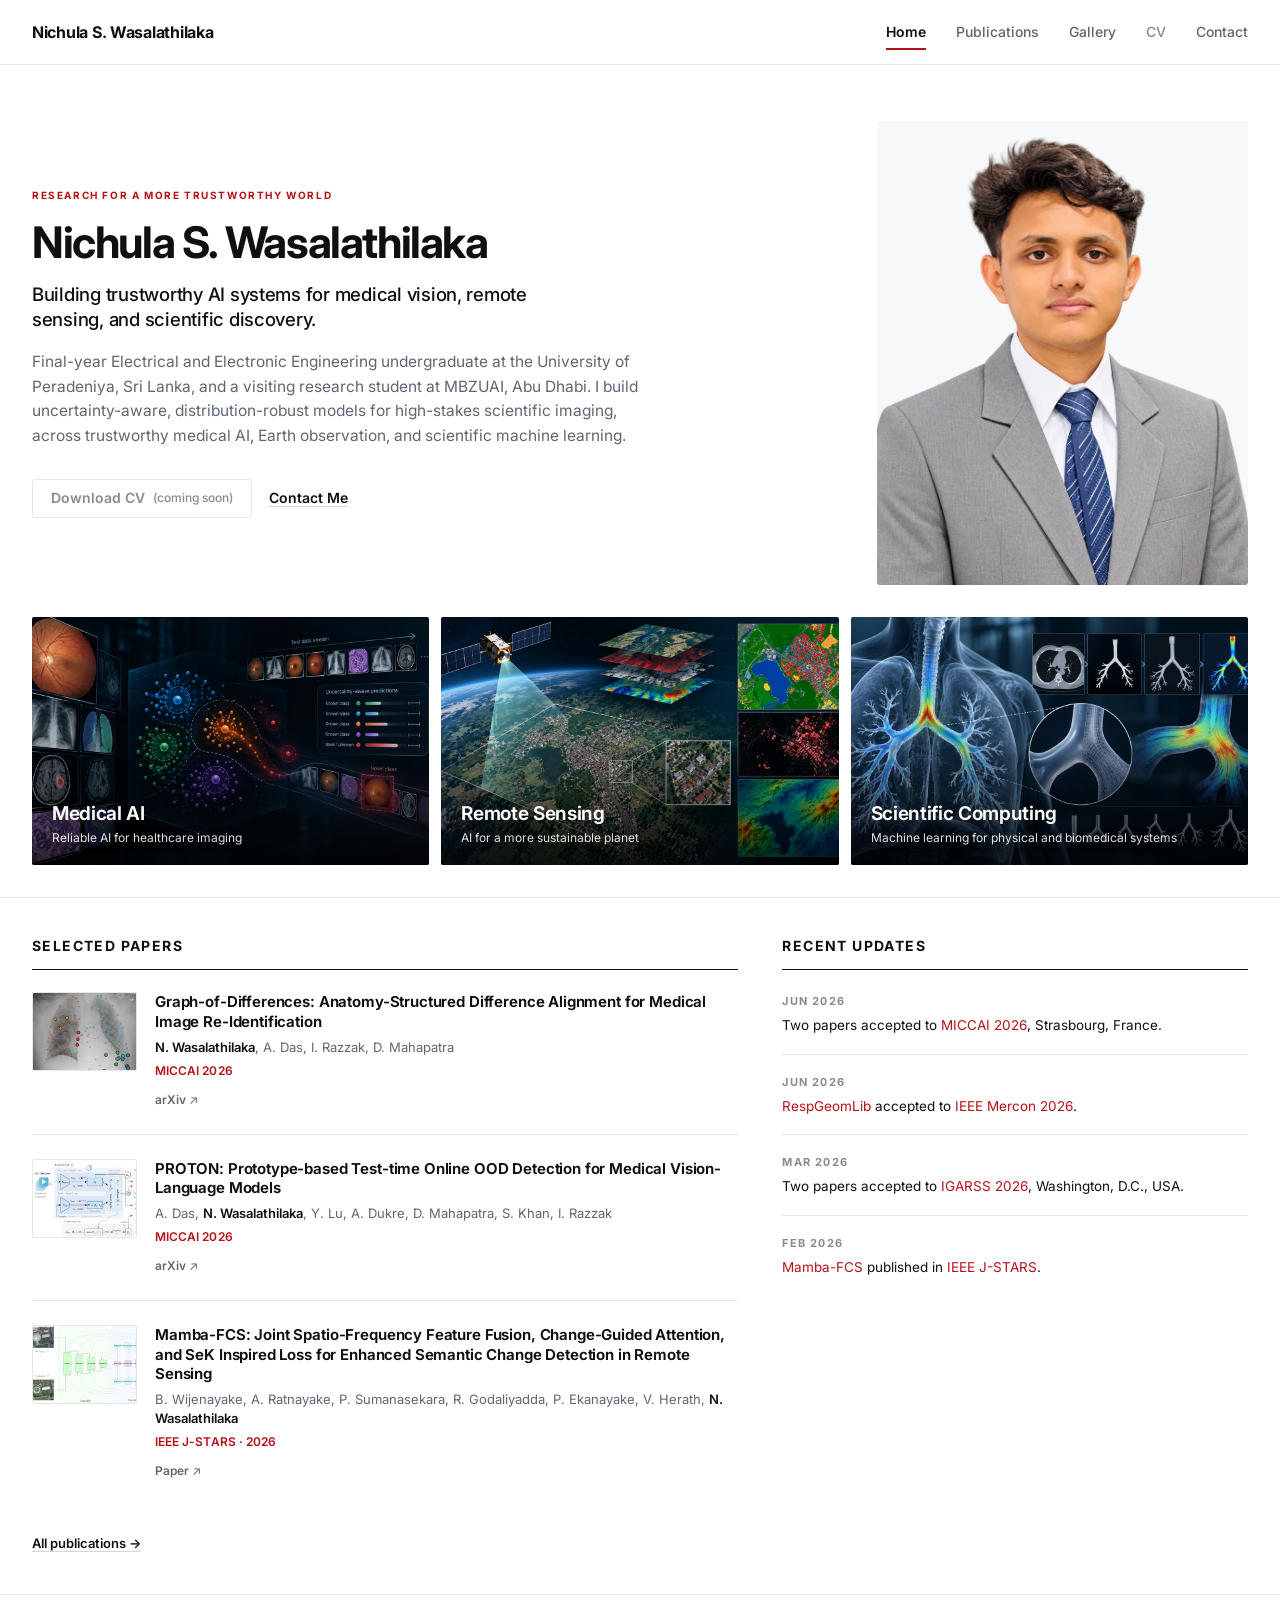
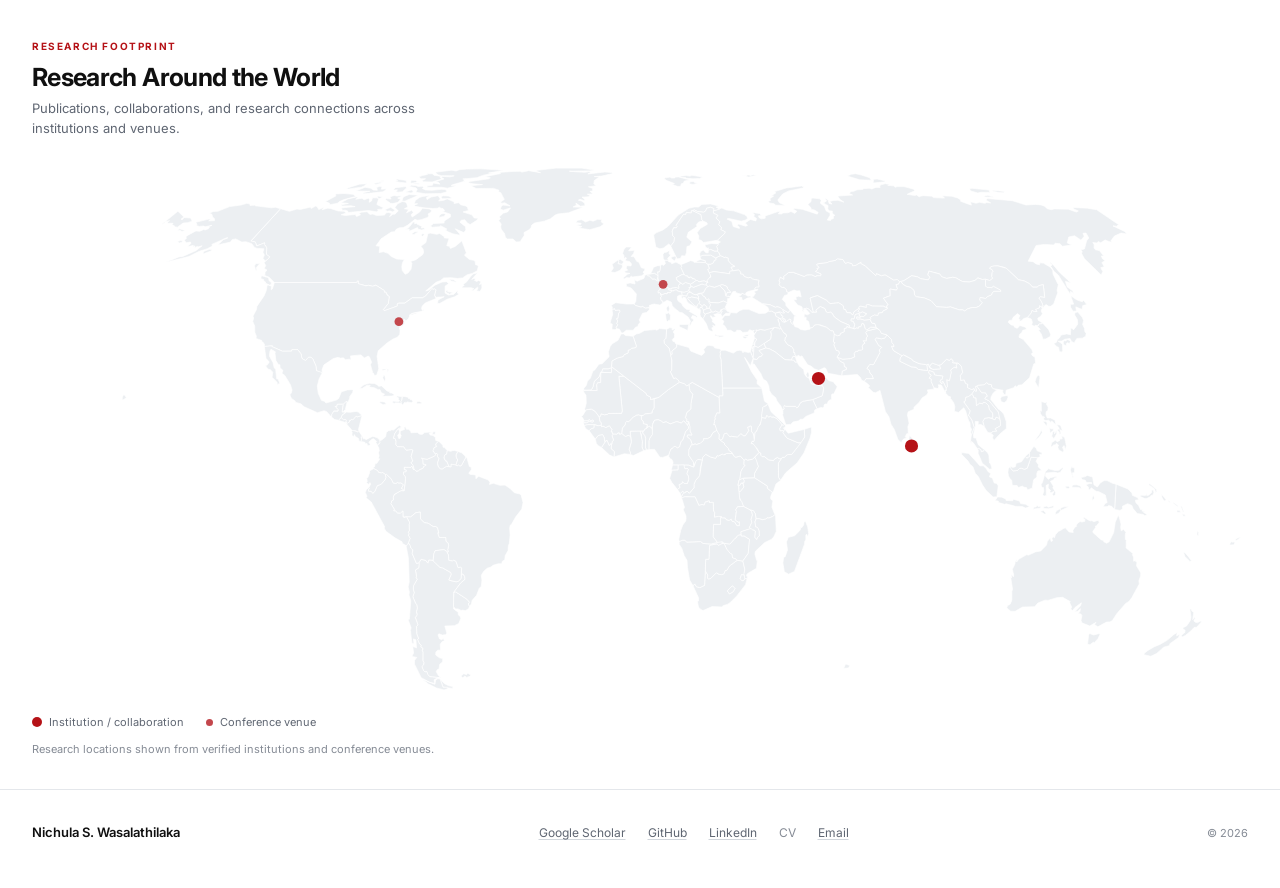
<file: index.html>
<!DOCTYPE html>
<html lang="en">
<head>
  <meta charset="UTF-8" />
  <meta name="viewport" content="width=device-width, initial-scale=1.0" />
  <title>Nichula Sathmith Wasalathilaka | Research Portfolio</title>
  <meta name="description" content="Nichula Sathmith Wasalathilaka is a final-year Electrical and Electronic Engineering undergraduate at the University of Peradeniya and a visiting research student at MBZUAI, working across remote sensing, medical AI, computer vision, signal processing, and scientific machine learning." />
  <meta name="author" content="Nichula Sathmith Wasalathilaka" />
  <meta name="robots" content="index, follow, max-image-preview:large" />
  <meta name="theme-color" content="#ffffff" />
  <link rel="canonical" href="https://nichula01.github.io/" />
  <meta property="og:type" content="website" />
  <meta property="og:site_name" content="Nichula Sathmith Wasalathilaka | Research Portfolio" />
  <meta property="og:title" content="Nichula Sathmith Wasalathilaka | Research Portfolio" />
  <meta property="og:description" content="Nichula Sathmith Wasalathilaka is a final-year Electrical and Electronic Engineering undergraduate at the University of Peradeniya and a visiting research student at MBZUAI, working across remote sensing, medical AI, computer vision, signal processing, and scientific machine learning." />
  <meta property="og:url" content="https://nichula01.github.io/" />
  <meta property="og:image" content="https://nichula01.github.io/images/nichula_2.jpg" />
  <meta property="og:image:alt" content="Portrait of Nichula Sathmith Wasalathilaka" />
  <meta name="twitter:card" content="summary_large_image" />
  <meta name="twitter:title" content="Nichula Sathmith Wasalathilaka | Research Portfolio" />
  <meta name="twitter:description" content="Nichula Sathmith Wasalathilaka is a final-year Electrical and Electronic Engineering undergraduate at the University of Peradeniya and a visiting research student at MBZUAI, working across remote sensing, medical AI, computer vision, signal processing, and scientific machine learning." />
  <meta name="twitter:image" content="https://nichula01.github.io/images/nichula_2.jpg" />
  <link rel="icon" href="images/nichula_2.jpg" type="image/jpeg" />
  <link rel="apple-touch-icon" href="images/nichula_2.jpg" />
  <link rel="preconnect" href="https://fonts.googleapis.com" />
  <link rel="preconnect" href="https://fonts.gstatic.com" crossorigin />
  <link href="https://fonts.googleapis.com/css2?family=Inter:wght@400..700&display=swap" rel="stylesheet" />
  <link rel="stylesheet" href="assets/css/site.css" />
  <script type="application/ld+json">
    {
      "@context": "https://schema.org",
      "@type": "Person",
      "name": "Nichula Sathmith Wasalathilaka",
      "alternateName": "Nichula S. Wasalathilaka",
      "url": "https://nichula01.github.io/",
      "image": "https://nichula01.github.io/images/nichula_2.jpg",
      "jobTitle": "Final-year Electrical and Electronic Engineering Undergraduate",
      "description": "Nichula Sathmith Wasalathilaka is a final-year Electrical and Electronic Engineering undergraduate at the University of Peradeniya and a visiting research student at MBZUAI, working across remote sensing, medical AI, computer vision, signal processing, and scientific machine learning.",
      "email": "mailto:e20425@eng.pdn.ac.lk",
      "affiliation": [
        {
          "@type": "CollegeOrUniversity",
          "name": "University of Peradeniya"
        },
        {
          "@type": "CollegeOrUniversity",
          "name": "Mohamed bin Zayed University of Artificial Intelligence"
        }
      ],
      "sameAs": [
        "https://scholar.google.com/citations?hl=en&user=704xSSwAAAAJ",
        "https://github.com/nichula01",
        "https://www.linkedin.com/in/nichula-wasalathilaka/"
      ],
      "knowsAbout": [
        "Remote sensing",
        "Medical AI",
        "Computer vision",
        "Signal processing",
        "Trustworthy AI",
        "Scientific machine learning"
      ]
    }
  </script>
</head>
<body>
  <a class="skip-link" href="#main">Skip to main content</a>

  <header class="site-header">
    <div class="container site-header__inner">
      <a class="brand" href="index.html">Nichula S. Wasalathilaka</a>

      <button class="nav-toggle" type="button" data-nav-toggle aria-expanded="false" aria-controls="site-nav">
        <span class="nav-toggle__bars" aria-hidden="true"></span>
        <span data-nav-toggle-label>Menu</span>
      </button>

      <nav class="site-nav" id="site-nav" aria-label="Primary">
        <ul class="site-nav__list">
          <li><a class="site-nav__link" href="index.html" aria-current="page">Home</a></li>
          <li><a class="site-nav__link" href="publications.html">Publications</a></li>
          <li><a class="site-nav__link" href="gallery.html">Gallery</a></li>
          <!--
            CV: cv/Nichula_Wasalathilaka_CV.pdf is not in this repository yet, so
            this entry is inert rather than a link that 404s. When the PDF lands,
            swap the <span> for:
            <a class="site-nav__link" href="cv/Nichula_Wasalathilaka_CV.pdf">CV</a>
          -->
          <li><span class="site-nav__link is-unavailable" aria-disabled="true" title="CV coming soon">CV</span></li>
          <li><a class="site-nav__link" href="#contact">Contact</a></li>
        </ul>
      </nav>
    </div>
  </header>

  <main id="main">

    <!-- ================= HERO ================= -->
    <section class="hero container" aria-labelledby="hero-name">
      <div class="hero__copy">
        <span class="kicker hero__kicker">Research for a more trustworthy world</span>
        <h1 class="hero__name" id="hero-name">Nichula S. Wasalathilaka</h1>
        <p class="hero__identity">Building trustworthy AI systems for medical vision, remote sensing, and scientific discovery.</p>
        <p class="hero__bio">Final-year Electrical and Electronic Engineering undergraduate at the University of Peradeniya, Sri Lanka, and a visiting research student at MBZUAI, Abu Dhabi. I build uncertainty-aware, distribution-robust models for high-stakes scientific imaging, across trustworthy medical AI, Earth observation, and scientific machine learning.</p>

        <div class="hero__actions">
          <!--
            CV placeholder — see the nav comment above. Replace with:
            <a class="btn btn--outline" href="cv/Nichula_Wasalathilaka_CV.pdf">Download CV</a>
          -->
          <span class="btn btn--outline is-unavailable" aria-disabled="true">Download CV <span class="btn__note">(coming soon)</span></span>

          <a class="btn btn--quiet" href="mailto:e20425@eng.pdn.ac.lk">Contact Me</a>
        </div>
      </div>

      <figure class="hero__portrait">
        <img src="images/nichula-hero.webp" width="800" height="1000" alt="Portrait of Nichula Sathmith Wasalathilaka" fetchpriority="high" />
      </figure>
    </section>

    <!-- ================= RESEARCH VISUAL STRIP ================= -->
    <!-- Each tile opens publications.html with that category preselected;
         publications.js reads the hash. -->
    <section class="tiles container" aria-labelledby="tiles-heading">
      <h2 class="visually-hidden" id="tiles-heading">Research areas</h2>
      <div class="tiles__grid">

        <a class="tile" href="publications.html#medical-ai">
          <img src="assets/img/research/tile-medical-ai-uncertainty.webp" width="1200" height="750" loading="lazy" decoding="async"
               alt="A prototype embedding space holding four coloured clusters of known medical-imaging classes, with a stream of test images passing above it and a panel of uncertainty-aware predictions alongside, in which an unfamiliar retinal image is flagged in red as a novel class." />
          <div class="tile__caption">
            <h3 class="tile__title">Medical AI</h3>
            <p class="tile__subtitle">Reliable AI for healthcare imaging</p>
          </div>
        </a>

        <a class="tile" href="publications.html#remote-sensing">
          <img src="assets/img/research/tile-remote-sensing-multispectral.webp" width="1200" height="750" loading="lazy" decoding="async"
               alt="A satellite imaging a populated valley from orbit, beside a stack of co-registered raster layers — true colour, infrared, radar and thermal — and panels showing a colour-coded land-cover segmentation, an infrared response map and a terrain elevation model." />
          <div class="tile__caption">
            <h3 class="tile__title">Remote Sensing</h3>
            <p class="tile__subtitle">AI for a more sustainable planet</p>
          </div>
        </a>

        <a class="tile" href="publications.html#scientific-computing">
          <img src="assets/img/research/tile-scientific-computing-airway.webp" width="1200" height="750" loading="lazy" decoding="async"
               alt="A translucent human chest showing the bronchial airway tree coloured by simulated airflow speed, with a pipeline strip running from CT slice to segmented airway to surface mesh to flow solution, a magnified view of the mesh at a bifurcation, and a series of progressively branching generated airway trees." />
          <div class="tile__caption">
            <h3 class="tile__title">Scientific Computing</h3>
            <p class="tile__subtitle">Machine learning for physical and biomedical systems</p>
          </div>
        </a>

      </div>
    </section>

    <!-- ================= PAPERS / UPDATES ================= -->
    <section class="editorial container" aria-labelledby="editorial-heading">
      <h2 class="visually-hidden" id="editorial-heading">Selected papers and recent updates</h2>
      <div class="editorial__grid">


        <!-- Selected papers -->
        <div class="editorial__col editorial__col--papers">
          <h3 class="column-heading">Selected Papers</h3>
          <ol class="papers">

            <li>
              <img class="paper__thumb" src="assets/img/research/thumb-graph-of-differences.jpg" width="360" height="270" loading="lazy" decoding="async"
                   alt="Chest X-ray with Graph-of-Differences anatomy-graph nodes over the lung and heart regions" />
              <div class="paper__body">
                <h4 class="paper__title">
                  <a href="publications.html#pub-god-miccai-2026">Graph-of-Differences: Anatomy-Structured Difference Alignment for Medical Image Re-Identification</a>
                </h4>
                <p class="paper__authors"><strong>N. Wasalathilaka</strong>, A. Das, I. Razzak, D. Mahapatra</p>
                <p class="paper__venue">MICCAI 2026</p>
                <p class="paper__links">
                  <a href="https://arxiv.org/abs/2606.21368" target="_blank" rel="noopener noreferrer">arXiv</a>
                </p>
              </div>
            </li>

            <li>
              <img class="paper__thumb" src="assets/img/research/thumb-proton.jpg" width="360" height="270" loading="lazy" decoding="async"
                   alt="PROTON architecture diagram showing the frozen vision-language model and online prototype bank" />
              <div class="paper__body">
                <h4 class="paper__title">
                  <a href="publications.html#pub-proton-miccai-2026">PROTON: Prototype-based Test-time Online OOD Detection for Medical Vision-Language Models</a>
                </h4>
                <p class="paper__authors">A. Das, <strong>N. Wasalathilaka</strong>, Y. Lu, A. Dukre, D. Mahapatra, S. Khan, I. Razzak</p>
                <p class="paper__venue">MICCAI 2026</p>
                <p class="paper__links">
                  <a href="https://arxiv.org/abs/2606.20913" target="_blank" rel="noopener noreferrer">arXiv</a>
                </p>
              </div>
            </li>

            <li>
              <img class="paper__thumb" src="assets/img/research/thumb-mamba-fcs.jpg" width="360" height="270" loading="lazy" decoding="async"
                   alt="Mamba-FCS encoder overview with the pre-change and post-change satellite inputs" />
              <div class="paper__body">
                <h4 class="paper__title">
                  <a href="publications.html#pub-mambafcs-jstars-2026">Mamba-FCS: Joint Spatio-Frequency Feature Fusion, Change-Guided Attention, and SeK Inspired Loss for Enhanced Semantic Change Detection in Remote Sensing</a>
                </h4>
                <p class="paper__authors">B. Wijenayake, A. Ratnayake, P. Sumanasekara, R. Godaliyadda, P. Ekanayake, V. Herath, <strong>N. Wasalathilaka</strong></p>
                <p class="paper__venue">IEEE J-STARS &middot; 2026</p>
                <p class="paper__links">
                  <a href="https://ieeexplore.ieee.org/document/11391528" target="_blank" rel="noopener noreferrer">Paper</a>
                </p>
              </div>
            </li>

          </ol>
          <p class="section-more"><a href="publications.html">All publications &rarr;</a></p>
        </div>

        <!-- Recent updates -->
        <div class="editorial__col">
          <h3 class="column-heading">Recent Updates</h3>
          <ul class="updates">
            <li>
              <span class="update__date">Jun 2026</span>
              <span class="update__text">Two papers accepted to <em>MICCAI 2026</em>, Strasbourg, France.</span>
            </li>
            <li>
              <span class="update__date">Jun 2026</span>
              <span class="update__text"><em>RespGeomLib</em> accepted to <em>IEEE Mercon 2026</em>.</span>
            </li>
            <li>
              <span class="update__date">Mar 2026</span>
              <span class="update__text">Two papers accepted to <em>IGARSS 2026</em>, Washington, D.C., USA.</span>
            </li>
            <li>
              <span class="update__date">Feb 2026</span>
              <span class="update__text"><em>Mamba-FCS</em> published in <em>IEEE J-STARS</em>.</span>
            </li>
          </ul>
        </div>

      </div>
    </section>

    <!-- ================= RESEARCH FOOTPRINT ================= -->
    <section class="footprint container" id="footprint" aria-labelledby="footprint-heading">
      <header class="footprint__head">
        <span class="kicker">Research footprint</span>
        <h2 class="footprint__title" id="footprint-heading">Research Around the World</h2>
        <p class="footprint__sub">Publications, collaborations, and research connections across institutions and venues.</p>
      </header>

      <!--
        Base map: assets/img/world.svg — Natural Earth I projection generated
        from Natural Earth 110m public-domain country data. Markers are drawn
        into the overlay SVG by assets/js/research-map.js using the same
        projection, from data/research-locations.json. Nothing is hard-coded
        into the SVG markup.
      -->
      <div class="worldmap" data-research-map>
        <img class="worldmap__base" src="assets/img/world.svg" width="1000" height="438" alt="" loading="lazy" decoding="async" />
        <svg class="worldmap__markers" viewBox="0 0 1000 438" data-map-markers role="group" aria-label="Research locations" xmlns="http://www.w3.org/2000/svg"></svg>
        <div class="map-tip" data-map-tooltip hidden aria-hidden="true"></div>
      </div>

      <ul class="map-legend">
        <li><span class="map-legend__dot map-legend__dot--primary" aria-hidden="true"></span>Institution / collaboration</li>
        <li><span class="map-legend__dot" aria-hidden="true"></span>Conference venue</li>
      </ul>
      <p class="map-note">Research locations shown from verified institutions and conference venues.</p>

      <!--
        Static, always-present list of the same locations. Visually hidden on
        desktop (the tooltip covers it); shown as readable content on small
        screens, where the map is too small for comfortable tapping.
      -->
      <div class="footprint__list">
        <h3 class="visually-hidden">Research locations</h3>
        <ul>
          <li>
            <strong>University of Peradeniya</strong>
            Peradeniya, Sri Lanka &middot; Primary institution &middot; ICIIS 2025
          </li>
          <li>
            <strong>MBZUAI</strong>
            Abu Dhabi, United Arab Emirates &middot; Visiting research student &middot; Graph-of-Differences, PROTON
          </li>
          <li>
            <strong>MICCAI 2026</strong>
            Strasbourg, France &middot; Conference venue &middot; Graph-of-Differences, PROTON
          </li>
          <li>
            <strong>IGARSS 2026</strong>
            Washington, D.C., United States &middot; Conference venue &middot; Visual state-space benchmark, LoveDA long-tail augmentation
          </li>
        </ul>
      </div>
    </section>

  </main>

  <!-- #contact is the anchor target used by publications.html and gallery.html. -->
  <footer class="site-footer" id="contact">
    <div class="container site-footer__inner">
      <p class="site-footer__name">Nichula S. Wasalathilaka</p>

      <nav class="site-footer__links" aria-label="Profiles and contact">
        <a href="https://scholar.google.com/citations?hl=en&amp;user=704xSSwAAAAJ" target="_blank" rel="noopener noreferrer">Google Scholar</a>
        <a href="https://github.com/nichula01" target="_blank" rel="noopener noreferrer">GitHub</a>
        <a href="https://www.linkedin.com/in/nichula-wasalathilaka/" target="_blank" rel="noopener noreferrer">LinkedIn</a>
        <!-- Becomes a link once cv/Nichula_Wasalathilaka_CV.pdf exists. -->
        <span class="is-unavailable">CV</span>
        <a href="mailto:e20425@eng.pdn.ac.lk">Email</a>
      </nav>

      <p class="site-footer__copy">&copy; 2026</p>
    </div>
  </footer>

  <script src="assets/js/site.js" defer></script>
  <script src="assets/js/research-map.js" defer></script>
</body>
</html>
</file>
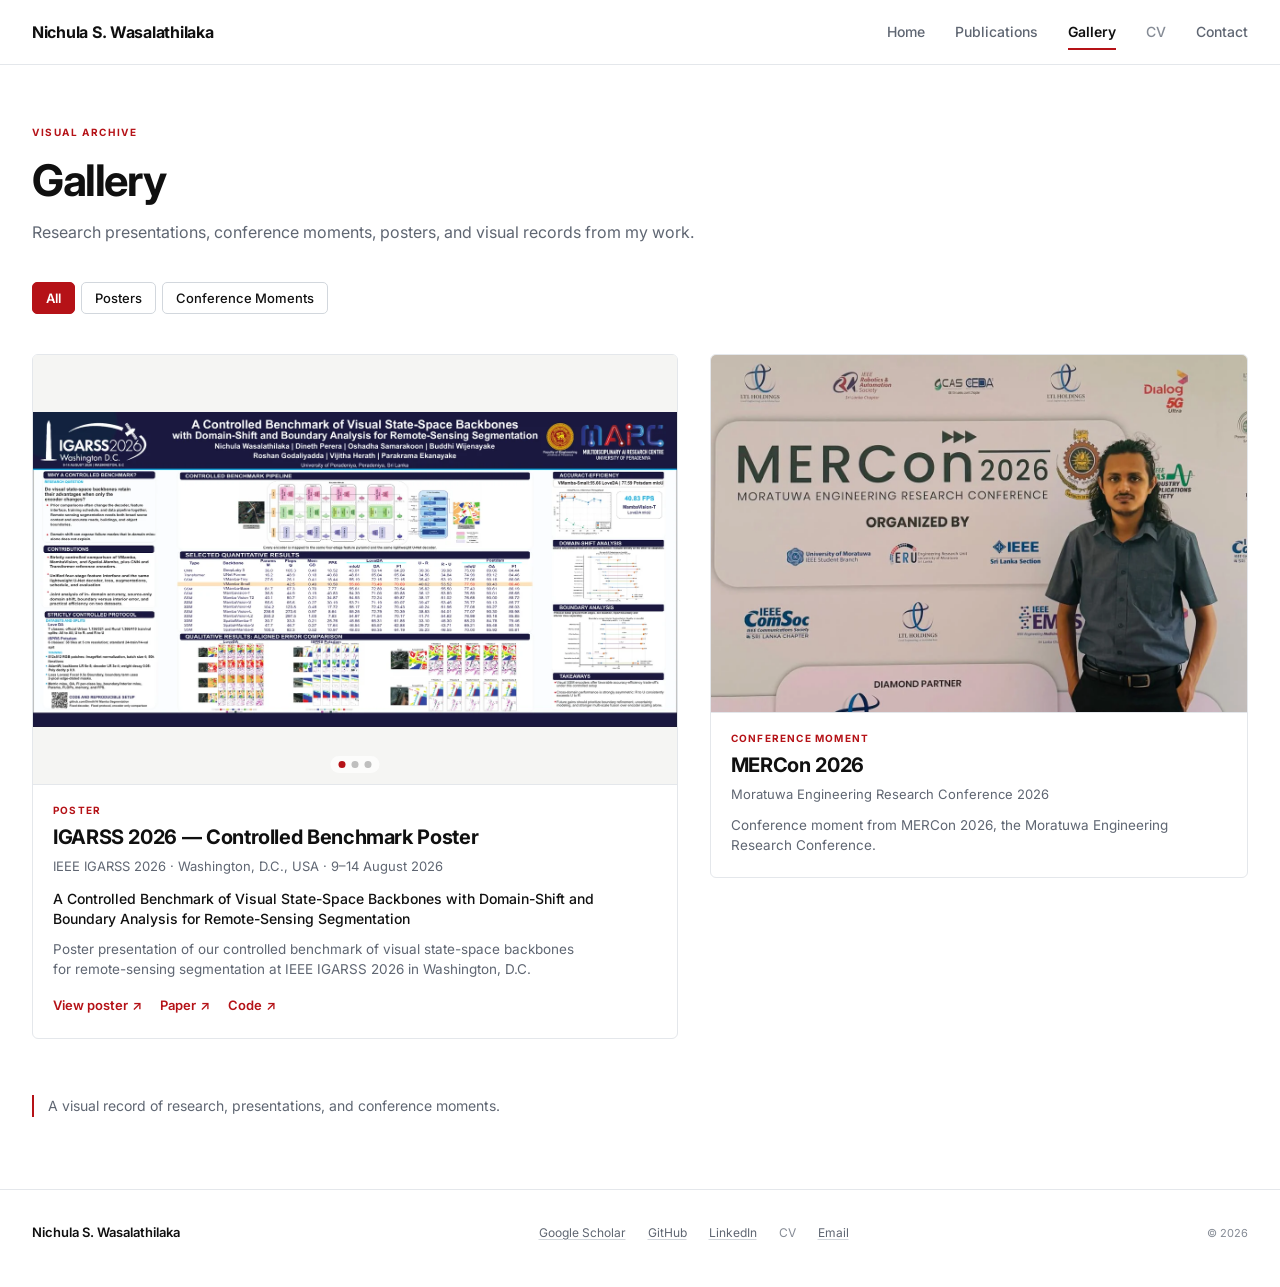
<file: gallery.html>
<!DOCTYPE html>
<html lang="en">
<head>
  <meta charset="UTF-8" />
  <meta name="viewport" content="width=device-width, initial-scale=1.0" />
  <title>Gallery | Nichula S. Wasalathilaka</title>
  <meta name="description" content="Research presentations, posters, and conference moments from Nichula S. Wasalathilaka." />
  <meta name="author" content="Nichula Sathmith Wasalathilaka" />
  <meta name="robots" content="index, follow, max-image-preview:large" />
  <meta name="theme-color" content="#ffffff" />
  <link rel="canonical" href="https://nichula01.github.io/gallery.html" />
  <meta property="og:type" content="website" />
  <meta property="og:site_name" content="Nichula Sathmith Wasalathilaka | Research Portfolio" />
  <meta property="og:title" content="Gallery | Nichula S. Wasalathilaka" />
  <meta property="og:description" content="Research presentations, posters, and conference moments from Nichula S. Wasalathilaka." />
  <meta property="og:url" content="https://nichula01.github.io/gallery.html" />
  <meta property="og:image" content="https://nichula01.github.io/assets/img/gallery/igarss-2026/poster-venue-closeup.jpg" />
  <meta property="og:image:alt" content="The IGARSS 2026 controlled benchmark poster displayed at the conference venue" />
  <meta name="twitter:card" content="summary_large_image" />
  <meta name="twitter:title" content="Gallery | Nichula S. Wasalathilaka" />
  <meta name="twitter:description" content="Research presentations, posters, and conference moments from Nichula S. Wasalathilaka." />
  <meta name="twitter:image" content="https://nichula01.github.io/assets/img/gallery/igarss-2026/poster-venue-closeup.jpg" />
  <link rel="icon" href="images/nichula_2.jpg" type="image/jpeg" />
  <link rel="apple-touch-icon" href="images/nichula_2.jpg" />
  <link rel="preconnect" href="https://fonts.googleapis.com" />
  <link rel="preconnect" href="https://fonts.gstatic.com" crossorigin />
  <link href="https://fonts.googleapis.com/css2?family=Inter:wght@400..700&display=swap" rel="stylesheet" />
  <link rel="stylesheet" href="assets/css/site.css" />
  <!-- The first gallery visual is rendered by gallery.js; preloading it keeps
       the largest contentful paint from waiting on the JSON round-trip. -->
  <link rel="preload" as="image" type="image/webp"
        href="assets/img/gallery/igarss-2026/controlled-benchmark-poster-card.webp" />
</head>
<body>
  <a class="skip-link" href="#main">Skip to main content</a>

  <header class="site-header">
    <div class="container site-header__inner">
      <a class="brand" href="index.html">Nichula S. Wasalathilaka</a>

      <button class="nav-toggle" type="button" data-nav-toggle aria-expanded="false" aria-controls="site-nav">
        <span class="nav-toggle__bars" aria-hidden="true"></span>
        <span data-nav-toggle-label>Menu</span>
      </button>

      <nav class="site-nav" id="site-nav" aria-label="Primary">
        <ul class="site-nav__list">
          <li><a class="site-nav__link" href="index.html">Home</a></li>
          <li><a class="site-nav__link" href="publications.html">Publications</a></li>
          <li><a class="site-nav__link" href="gallery.html" aria-current="page">Gallery</a></li>
          <!--
            CV: cv/Nichula_Wasalathilaka_CV.pdf is not in this repository yet, so
            this entry is inert rather than a link that 404s. When the PDF lands,
            swap the <span> for:
            <a class="site-nav__link" href="cv/Nichula_Wasalathilaka_CV.pdf">CV</a>
          -->
          <li><span class="site-nav__link is-unavailable" aria-disabled="true" title="CV coming soon">CV</span></li>
          <li><a class="site-nav__link" href="index.html#contact">Contact</a></li>
        </ul>
      </nav>
    </div>
  </header>

  <main id="main">

    <!-- ================= INTRO ================= -->
    <section class="gallery-hero container" aria-labelledby="gallery-heading">
      <span class="kicker">Visual archive</span>
      <h1 class="gallery-hero__title" id="gallery-heading">Gallery</h1>
      <p class="gallery-hero__lede">Research presentations, conference moments, posters, and visual records from my work.</p>
    </section>

    <!-- ================= ENTRIES ================= -->
    <section class="gallery container" aria-labelledby="gallery-heading">

      <!-- Filters are generated from data/gallery.json, so a category only ever
           appears once it has a real entry behind it. -->
      <div class="gallery-filters" data-gallery-filters role="group" aria-label="Filter gallery by category" hidden></div>

      <div class="gallery-grid" data-gallery-grid></div>

      <p class="gallery-status" data-gallery-status role="status">Loading gallery&hellip;</p>

      <noscript>
        <p class="gallery-status">
          The gallery needs JavaScript to display its images. The poster itself is
          available as a PDF:
          <a href="assets/gallery/igarss-2026-controlled-benchmark-poster.pdf">IGARSS 2026 — Controlled Benchmark Poster</a>.
        </p>
      </noscript>

      <p class="gallery-closing">A visual record of research, presentations, and conference moments.</p>
    </section>

  </main>

  <footer class="site-footer" id="contact">
    <div class="container site-footer__inner">
      <p class="site-footer__name">Nichula S. Wasalathilaka</p>

      <nav class="site-footer__links" aria-label="Profiles and contact">
        <a href="https://scholar.google.com/citations?hl=en&amp;user=704xSSwAAAAJ" target="_blank" rel="noopener noreferrer">Google Scholar</a>
        <a href="https://github.com/nichula01" target="_blank" rel="noopener noreferrer">GitHub</a>
        <a href="https://www.linkedin.com/in/nichula-wasalathilaka/" target="_blank" rel="noopener noreferrer">LinkedIn</a>
        <!-- Becomes a link once cv/Nichula_Wasalathilaka_CV.pdf exists. -->
        <span class="is-unavailable">CV</span>
        <a href="mailto:e20425@eng.pdn.ac.lk">Email</a>
      </nav>

      <p class="site-footer__copy">&copy; 2026</p>
    </div>
  </footer>

  <!-- ================= LIGHTBOX ================= -->
  <dialog class="glightbox" data-lightbox aria-label="Gallery image viewer">
    <div class="glightbox__shell">
      <button class="glightbox__close" type="button" data-lightbox-close aria-label="Close image viewer">
        <svg viewBox="0 0 16 16" aria-hidden="true" focusable="false"><path d="M3 3l10 10M13 3L3 13" /></svg>
      </button>

      <div class="glightbox__stage">
        <ul class="glightbox__track" data-lightbox-track tabindex="0"
            aria-roledescription="carousel" aria-label="Gallery images"></ul>

        <button class="glightbox__arrow glightbox__arrow--prev" type="button" data-lightbox-prev aria-label="Previous image">
          <svg viewBox="0 0 16 16" aria-hidden="true" focusable="false"><path d="M10 2L4 8l6 6" /></svg>
        </button>
        <button class="glightbox__arrow glightbox__arrow--next" type="button" data-lightbox-next aria-label="Next image">
          <svg viewBox="0 0 16 16" aria-hidden="true" focusable="false"><path d="M6 2l6 6-6 6" /></svg>
        </button>
      </div>

      <div class="glightbox__meta" data-lightbox-meta aria-live="polite">
        <p class="glightbox__title" data-lightbox-title></p>
        <p class="glightbox__caption" data-lightbox-caption></p>
        <p class="glightbox__count" data-lightbox-count></p>
      </div>
    </div>
  </dialog>

  <script src="assets/js/site.js" defer></script>
  <script src="assets/js/gallery.js" defer></script>
</body>
</html>
</file>
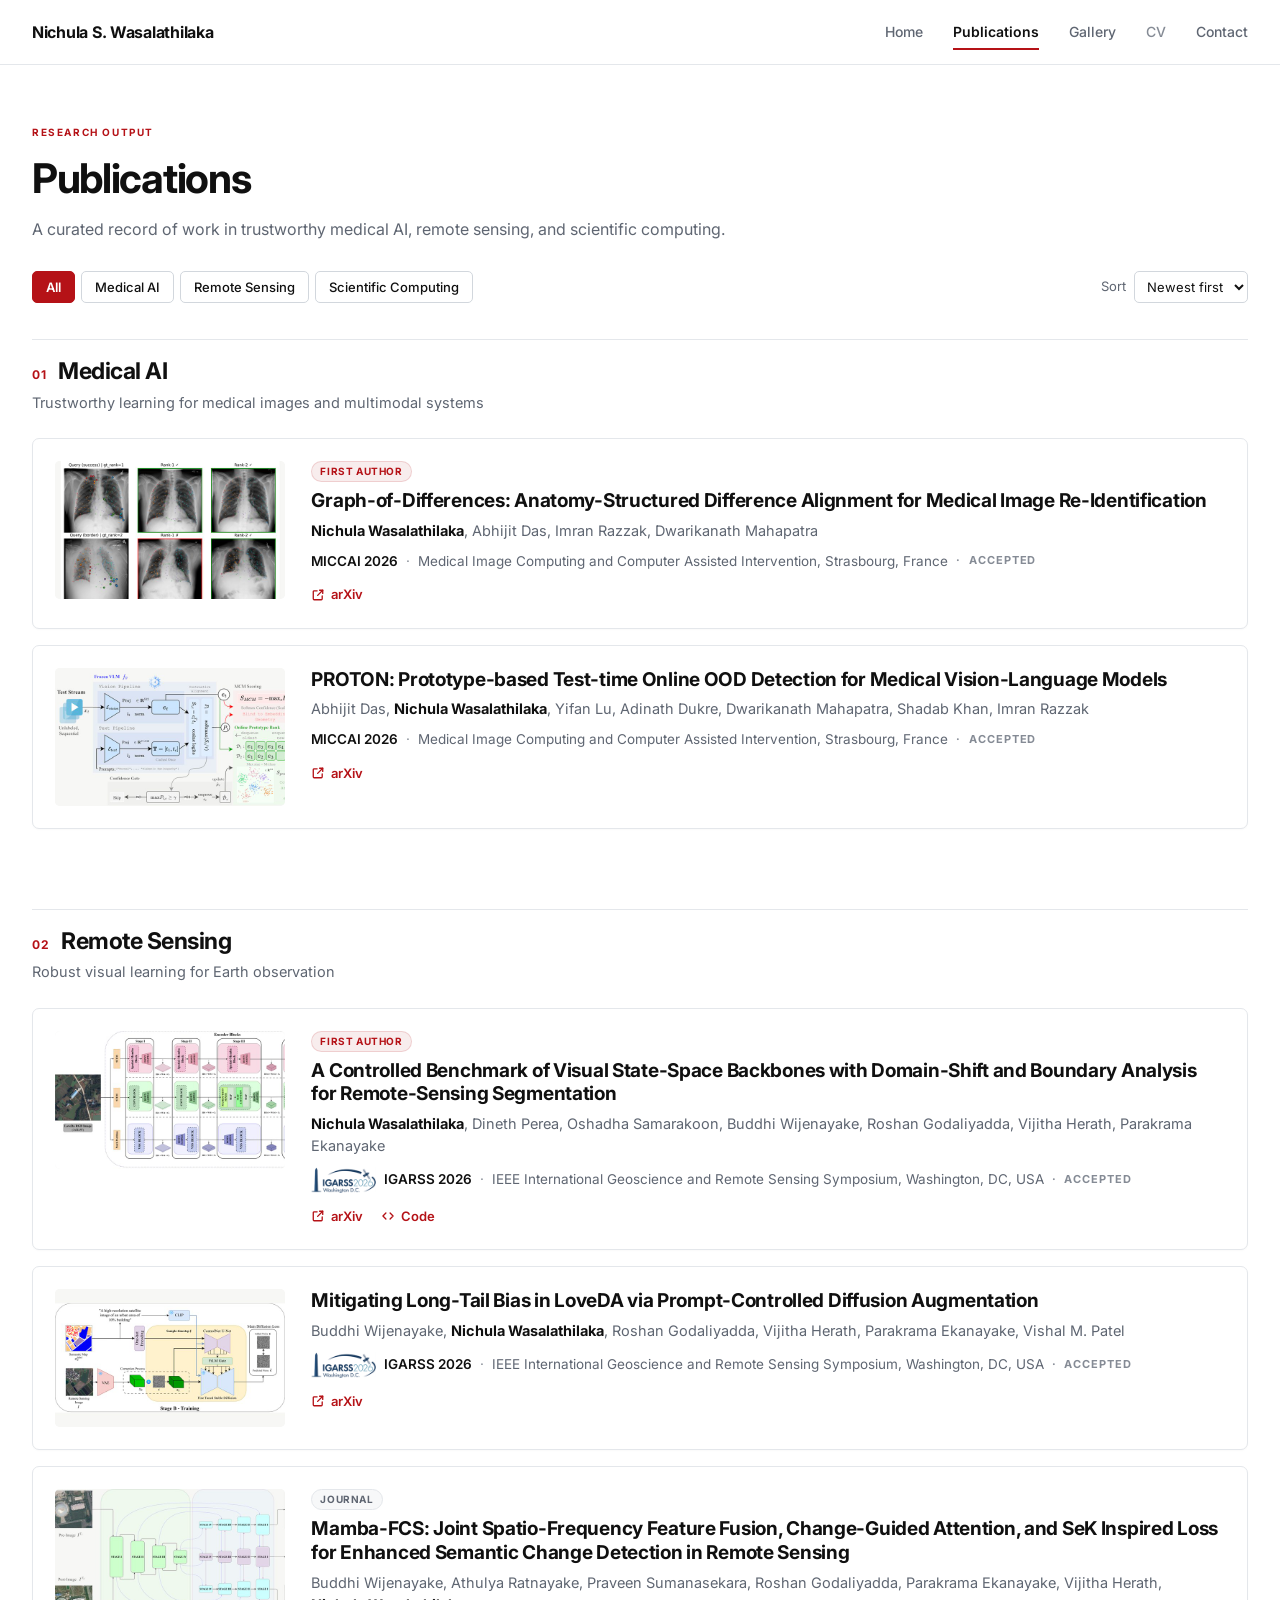
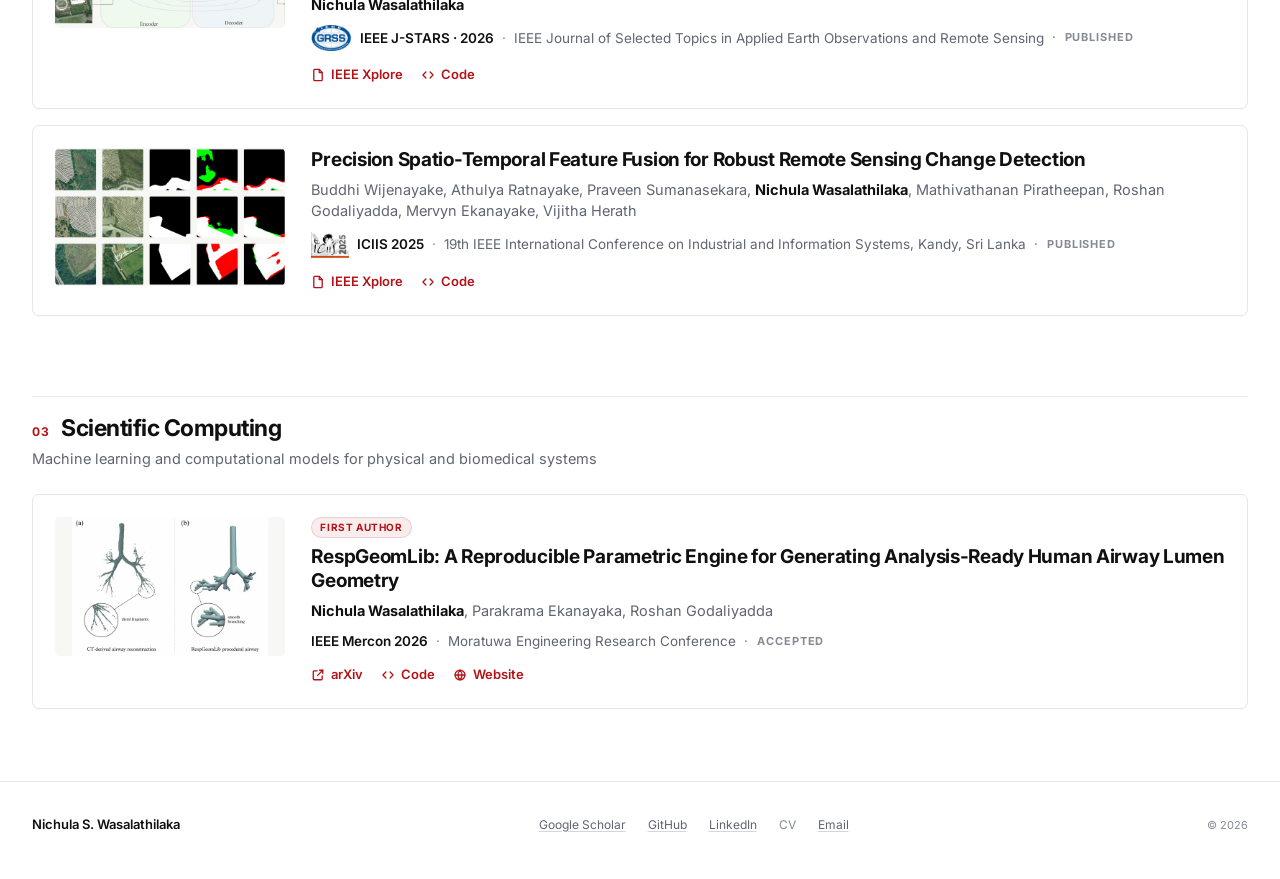
<file: publications.html>
<!DOCTYPE html>
<html lang="en">
<head>
  <meta charset="UTF-8" />
  <meta name="viewport" content="width=device-width, initial-scale=1.0" />
  <title>Publications | Nichula S. Wasalathilaka</title>
  <meta name="description" content="Publications and manuscripts in trustworthy medical AI, remote sensing, and scientific computing." />
  <meta name="author" content="Nichula Sathmith Wasalathilaka" />
  <meta name="robots" content="index, follow, max-image-preview:large" />
  <meta name="theme-color" content="#ffffff" />
  <link rel="canonical" href="https://nichula01.github.io/publications.html" />
  <meta property="og:type" content="website" />
  <meta property="og:site_name" content="Nichula Sathmith Wasalathilaka | Research Portfolio" />
  <meta property="og:title" content="Publications | Nichula S. Wasalathilaka" />
  <meta property="og:description" content="Publications and manuscripts in trustworthy medical AI, remote sensing, and scientific computing." />
  <meta property="og:url" content="https://nichula01.github.io/publications.html" />
  <meta property="og:image" content="https://nichula01.github.io/images/nichula_2.jpg" />
  <meta property="og:image:alt" content="Portrait of Nichula Sathmith Wasalathilaka" />
  <meta name="twitter:card" content="summary_large_image" />
  <meta name="twitter:title" content="Publications | Nichula S. Wasalathilaka" />
  <meta name="twitter:description" content="Publications and manuscripts in trustworthy medical AI, remote sensing, and scientific computing." />
  <meta name="twitter:image" content="https://nichula01.github.io/images/nichula_2.jpg" />
  <link rel="icon" href="images/nichula_2.jpg" type="image/jpeg" />
  <link rel="apple-touch-icon" href="images/nichula_2.jpg" />
  <link rel="preconnect" href="https://fonts.googleapis.com" />
  <link rel="preconnect" href="https://fonts.gstatic.com" crossorigin />
  <link href="https://fonts.googleapis.com/css2?family=Inter:wght@400..700&display=swap" rel="stylesheet" />
  <link rel="stylesheet" href="assets/css/site.css" />
  <script type="application/ld+json">
    {
      "@context": "https://schema.org",
      "@type": "Person",
      "name": "Nichula Sathmith Wasalathilaka",
      "alternateName": "Nichula S. Wasalathilaka",
      "url": "https://nichula01.github.io/",
      "image": "https://nichula01.github.io/images/nichula_2.jpg",
      "jobTitle": "Final-year Electrical and Electronic Engineering Undergraduate",
      "description": "Nichula Sathmith Wasalathilaka is a final-year Electrical and Electronic Engineering undergraduate at the University of Peradeniya and a visiting research student at MBZUAI, working across remote sensing, medical AI, computer vision, signal processing, and scientific machine learning.",
      "email": "mailto:e20425@eng.pdn.ac.lk",
      "affiliation": [
        {
          "@type": "CollegeOrUniversity",
          "name": "University of Peradeniya"
        },
        {
          "@type": "CollegeOrUniversity",
          "name": "Mohamed bin Zayed University of Artificial Intelligence"
        }
      ],
      "sameAs": [
        "https://scholar.google.com/citations?hl=en&user=704xSSwAAAAJ",
        "https://github.com/nichula01",
        "https://www.linkedin.com/in/nichula-wasalathilaka/"
      ],
      "knowsAbout": [
        "Remote sensing",
        "Medical AI",
        "Computer vision",
        "Signal processing",
        "Trustworthy AI",
        "Scientific machine learning"
      ]
    }
  </script>
</head>
<body>
  <a class="skip-link" href="#main">Skip to main content</a>

  <!--
    Line glyphs for the action links. Four 16px symbols, referenced by <use>
    below, so the page carries no icon library and no repeated path data.
  -->
  <svg width="0" height="0" aria-hidden="true" focusable="false" style="position:absolute">
    <defs>
      <symbol id="icon-paper" viewBox="0 0 16 16">
        <path d="M9.4 1.6H4.2a1 1 0 0 0-1 1v10.8a1 1 0 0 0 1 1h7.6a1 1 0 0 0 1-1V5.2z" />
        <path d="M9.4 1.6v3.6h3.4" />
      </symbol>
      <symbol id="icon-external" viewBox="0 0 16 16">
        <path d="M7 3.2H3.6a1 1 0 0 0-1 1v8.2a1 1 0 0 0 1 1h8.2a1 1 0 0 0 1-1V9" />
        <path d="M9.8 2.6h3.6v3.6" />
        <path d="M13.4 2.6 7.6 8.4" />
      </symbol>
      <symbol id="icon-code" viewBox="0 0 16 16">
        <path d="M5.6 4.6 2.2 8l3.4 3.4" />
        <path d="M10.4 4.6 13.8 8l-3.4 3.4" />
      </symbol>
      <symbol id="icon-project" viewBox="0 0 16 16">
        <circle cx="8" cy="8" r="5.6" />
        <path d="M2.4 8h11.2" />
        <path d="M8 2.4c1.5 1.6 2.3 3.5 2.3 5.6S9.5 12 8 13.6C6.5 12 5.7 10.1 5.7 8S6.5 4 8 2.4Z" />
      </symbol>
    </defs>
  </svg>

  <header class="site-header">
    <div class="container site-header__inner">
      <a class="brand" href="index.html">Nichula S. Wasalathilaka</a>

      <button class="nav-toggle" type="button" data-nav-toggle aria-expanded="false" aria-controls="site-nav">
        <span class="nav-toggle__bars" aria-hidden="true"></span>
        <span data-nav-toggle-label>Menu</span>
      </button>

      <nav class="site-nav" id="site-nav" aria-label="Primary">
        <ul class="site-nav__list">
          <li><a class="site-nav__link" href="index.html">Home</a></li>
          <li><a class="site-nav__link" href="publications.html" aria-current="page">Publications</a></li>
          <li><a class="site-nav__link" href="gallery.html">Gallery</a></li>
          <!--
            CV: cv/Nichula_Wasalathilaka_CV.pdf is not in this repository yet, so
            this entry is inert rather than a link that 404s. When the PDF lands,
            swap the <span> for:
            <a class="site-nav__link" href="cv/Nichula_Wasalathilaka_CV.pdf">CV</a>
          -->
          <li><span class="site-nav__link is-unavailable" aria-disabled="true" title="CV coming soon">CV</span></li>
          <li><a class="site-nav__link" href="index.html#contact">Contact</a></li>
        </ul>
      </nav>
    </div>
  </header>

  <main id="main">

    <!-- ================= HERO ================= -->
    <section class="pubs-hero container" aria-labelledby="publications-heading">
      <span class="kicker">Research output</span>
      <h1 class="pubs-hero__title" id="publications-heading">Publications</h1>
      <p class="pubs-hero__lede">A curated record of work in trustworthy medical AI, remote sensing, and scientific computing.</p>
    </section>

    <!-- ================= ARCHIVE ================= -->
    <section class="pubs-archive container" id="publication-list" aria-labelledby="archive-heading">
      <h2 class="visually-hidden" id="archive-heading">Publication list</h2>

      <!--
        Section navigation, not a filter. These are real anchors to the three
        research sections, so they work with JavaScript off and with the
        browser's own back/forward. publications.js only marks which one the
        reader is currently inside.

        "Preprints" is deliberately absent: a preprint is a publication status,
        carried by the row's own badge, not a research area.
      -->
      <div class="pubs-controls">
        <nav class="pubs-nav" aria-label="Jump to a research area">
          <a class="pubs-nav__link" href="#publication-list" data-section-link="all" aria-current="true">All</a>
          <a class="pubs-nav__link" href="#medical-ai" data-section-link="medical-ai">Medical AI</a>
          <a class="pubs-nav__link" href="#remote-sensing" data-section-link="remote-sensing">Remote Sensing</a>
          <a class="pubs-nav__link" href="#scientific-computing" data-section-link="scientific-computing">Scientific Computing</a>
        </nav>

        <!--
          Sorting is the one control that genuinely needs JavaScript, so unlike
          the navigation above it stays hidden until the script runs.
        -->
        <div class="pubs-sort" data-pub-sort-wrap hidden>
          <label for="pub-sort">Sort</label>
          <select id="pub-sort" data-pub-sort>
            <option value="newest" selected>Newest first</option>
            <option value="oldest">Oldest first</option>
          </select>
        </div>
      </div>

      <!--
        Every publication on the page, grouped by research area. The three
        sections below are the page's own structure, not a filtered view: no
        entry is ever hidden, and the navigation above only moves the reader.

        Every title, author list, author order, venue, year and status is
        carried over verbatim; nothing has been reworded, reordered or
        inferred. Each article keeps its data-category, which is what places
        it in a section, and its data-year, which sorting reads.

        Teasers are crops of genuine figures already in this repository, built
        by tools/build-publication-teasers.ps1. They are placeholders for
        purpose-made teaser figures, not final artwork.
      -->
      <div class="pub-sections">

        <!-- =========== MEDICAL AI =========== -->
        <section class="pub-section" id="medical-ai" aria-labelledby="medical-ai-heading">
          <header class="pub-section__head">
            <h2 class="pub-section__title" id="medical-ai-heading">
              <span class="pub-section__num" aria-hidden="true">01</span>Medical AI
            </h2>
            <p class="pub-section__lede">Trustworthy learning for medical images and multimodal systems</p>
          </header>

          <div class="pub-list" data-pub-list>

            <!-- ── Graph-of-Differences — MICCAI 2026 ── -->
            <article class="pub-item" id="pub-god-miccai-2026" data-category="medical-ai" data-year="2026">
              <figure class="pub-item__figure">
                <!-- TODO: replace with final unified teaser -->
                <img src="assets/img/publications/graph-of-differences.jpg" width="640" height="384" decoding="async"
                     alt="Chest X-ray retrieval explanations from Graph-of-Differences: two query radiographs beside their top retrievals, overlaid with coloured anatomy-graph nodes on the lung and heart regions." />
              </figure>

              <div class="pub-item__body">
                <span class="pub-badge pub-badge--author">First author</span>

                <h3 class="pub-item__title">Graph-of-Differences: Anatomy-Structured Difference Alignment for Medical Image Re-Identification</h3>

                <p class="pub-item__authors"><strong>Nichula Wasalathilaka</strong>, Abhijit Das, Imran Razzak, Dwarikanath Mahapatra</p>

                <p class="pub-item__venue">
                  <!-- TODO: no MICCAI logo file exists in this repository and AGENTS.md rule 9 forbids
                       adding one that is not already cleared. The bold venue name below carries the
                       venue on its own until a logo is supplied; it used to be preceded by a boxed
                       "MICCAI" mark, which simply restated it. -->
                  <span class="pub-venue-name">MICCAI 2026</span>
                  <span class="pub-venue-detail">Medical Image Computing and Computer Assisted Intervention, Strasbourg, France</span>
                  <span class="pub-venue-status">Accepted</span>
                </p>

                <!-- No code URL exists yet; that link is omitted rather than shown disabled. -->
                <p class="pub-item__links">
                  <a href="https://arxiv.org/abs/2606.21368" target="_blank" rel="noopener noreferrer"><svg class="pub-icon" viewBox="0 0 16 16" aria-hidden="true" focusable="false"><use href="#icon-external" /></svg>arXiv</a>
                </p>
              </div>
            </article>

            <!-- ── PROTON — MICCAI 2026 ── -->
            <article class="pub-item" id="pub-proton-miccai-2026" data-category="medical-ai" data-year="2026">
              <figure class="pub-item__figure">
                <!-- TODO: replace with final unified teaser -->
                <img src="assets/img/publications/proton.jpg" width="640" height="384" loading="lazy" decoding="async"
                     alt="PROTON architecture: the vision and text pipelines of a frozen medical vision-language model feeding MCM scoring, an online prototype bank and a confidence gate." />
              </figure>

              <div class="pub-item__body">
                <h3 class="pub-item__title">PROTON: Prototype-based Test-time Online OOD Detection for Medical Vision-Language Models</h3>

                <p class="pub-item__authors">Abhijit Das, <strong>Nichula Wasalathilaka</strong>, Yifan Lu, Adinath Dukre, Dwarikanath Mahapatra, Shadab Khan, Imran Razzak</p>

                <p class="pub-item__venue">
                  <!-- TODO: no MICCAI logo file exists in this repository and AGENTS.md rule 9 forbids
                       adding one that is not already cleared. The bold venue name below carries the
                       venue on its own until a logo is supplied; it used to be preceded by a boxed
                       "MICCAI" mark, which simply restated it. -->
                  <span class="pub-venue-name">MICCAI 2026</span>
                  <span class="pub-venue-detail">Medical Image Computing and Computer Assisted Intervention, Strasbourg, France</span>
                  <span class="pub-venue-status">Accepted</span>
                </p>

                <!-- No code URL exists yet. -->
                <p class="pub-item__links">
                  <a href="https://arxiv.org/abs/2606.20913" target="_blank" rel="noopener noreferrer"><svg class="pub-icon" viewBox="0 0 16 16" aria-hidden="true" focusable="false"><use href="#icon-external" /></svg>arXiv</a>
                </p>
              </div>
            </article>
          </div>
        </section>

        <!-- =========== REMOTE SENSING =========== -->
        <section class="pub-section" id="remote-sensing" aria-labelledby="remote-sensing-heading">
          <header class="pub-section__head">
            <h2 class="pub-section__title" id="remote-sensing-heading">
              <span class="pub-section__num" aria-hidden="true">02</span>Remote Sensing
            </h2>
            <p class="pub-section__lede">Robust visual learning for Earth observation</p>
          </header>

          <div class="pub-list" data-pub-list>

            <!-- ── Controlled VSS benchmark — IGARSS 2026 ── -->
            <article class="pub-item" id="pub-vss-igarss-2026" data-category="remote-sensing" data-year="2026">
              <figure class="pub-item__figure">
                <!-- TODO: replace with final unified teaser -->
                <img src="assets/img/publications/vss-benchmark.jpg" width="640" height="384" loading="lazy" decoding="async"
                     alt="Controlled benchmark pipeline: a LoveDA RGB tile entering three visual state-space encoder families through identical stems and downsampling stages." />
              </figure>

              <div class="pub-item__body">
                <span class="pub-badge pub-badge--author">First author</span>

                <h3 class="pub-item__title">A Controlled Benchmark of Visual State-Space Backbones with Domain-Shift and Boundary Analysis for Remote-Sensing Segmentation</h3>

                <p class="pub-item__authors"><strong>Nichula Wasalathilaka</strong>, Dineth Perea, Oshadha Samarakoon, Buddhi Wijenayake, Roshan Godaliyadda, Vijitha Herath, Parakrama Ekanayake</p>

                <p class="pub-item__venue">
                  <span class="pub-venue-brand"><img src="assets/img/venues/igarss.png" width="158" height="64" loading="lazy" decoding="async" alt="" /></span>
                  <span class="pub-venue-name">IGARSS 2026</span>
                  <span class="pub-venue-detail">IEEE International Geoscience and Remote Sensing Symposium, Washington, DC, USA</span>
                  <span class="pub-venue-status">Accepted</span>
                </p>

                <p class="pub-item__links">
                  <a href="https://arxiv.org/pdf/2604.18721" target="_blank" rel="noopener noreferrer"><svg class="pub-icon" viewBox="0 0 16 16" aria-hidden="true" focusable="false"><use href="#icon-external" /></svg>arXiv</a>
                  <a href="https://github.com/Dineth14/Mamba-Segmentation" target="_blank" rel="noopener noreferrer"><svg class="pub-icon" viewBox="0 0 16 16" aria-hidden="true" focusable="false"><use href="#icon-code" /></svg>Code</a>
                </p>
              </div>
            </article>

            <!-- ── LoveDA long-tail augmentation — IGARSS 2026 ── -->
            <article class="pub-item" id="pub-loveda-igarss-2026" data-category="remote-sensing" data-year="2026">
              <figure class="pub-item__figure">
                <!-- TODO: replace with final unified teaser -->
                <!-- The paper's Stage B training figure (images/research/stageB.jpg), fitted whole. -->
                <img src="assets/img/publications/loveda-longtail.jpg" width="640" height="384" loading="lazy" decoding="async"
                     alt="Stage B of the prompt-controlled diffusion augmentation: a LoveDA semantic map and its class-share prompt feeding a ControlNet U-Net through CLIP and one-hot encoding, while the paired remote-sensing image is encoded by a frozen VAE and noised, the two meeting at a FiLM gate over the fine-tuned Stable Diffusion U-Net that is trained against the added noise." />
              </figure>

              <div class="pub-item__body">
                <h3 class="pub-item__title">Mitigating Long-Tail Bias in LoveDA via Prompt-Controlled Diffusion Augmentation</h3>

                <p class="pub-item__authors">Buddhi Wijenayake, <strong>Nichula Wasalathilaka</strong>, Roshan Godaliyadda, Vijitha Herath, Parakrama Ekanayake, Vishal M. Patel</p>

                <p class="pub-item__venue">
                  <span class="pub-venue-brand"><img src="assets/img/venues/igarss.png" width="158" height="64" loading="lazy" decoding="async" alt="" /></span>
                  <span class="pub-venue-name">IGARSS 2026</span>
                  <span class="pub-venue-detail">IEEE International Geoscience and Remote Sensing Symposium, Washington, DC, USA</span>
                  <span class="pub-venue-status">Accepted</span>
                </p>

                <p class="pub-item__links">
                  <a href="https://arxiv.org/abs/2602.04749" target="_blank" rel="noopener noreferrer"><svg class="pub-icon" viewBox="0 0 16 16" aria-hidden="true" focusable="false"><use href="#icon-external" /></svg>arXiv</a>
                </p>
              </div>
            </article>

            <!-- ── Mamba-FCS — IEEE J-STARS ── -->
            <article class="pub-item" id="pub-mambafcs-jstars-2026" data-category="remote-sensing" data-year="2026">
              <figure class="pub-item__figure">
                <!-- TODO: replace with final unified teaser -->
                <img src="assets/img/publications/mamba-fcs.jpg" width="640" height="384" loading="lazy" decoding="async"
                     alt="Mamba-FCS overview: pre-change and post-change satellite images entering the shared encoder and the three-branch semantic and binary change decoder." />
              </figure>

              <div class="pub-item__body">
                <span class="pub-badge pub-badge--type">Journal</span>

                <h3 class="pub-item__title">Mamba-FCS: Joint Spatio-Frequency Feature Fusion, Change-Guided Attention, and SeK Inspired Loss for Enhanced Semantic Change Detection in Remote Sensing</h3>

                <p class="pub-item__authors">Buddhi Wijenayake, Athulya Ratnayake, Praveen Sumanasekara, Roshan Godaliyadda, Parakrama Ekanayake, Vijitha Herath, <strong>Nichula Wasalathilaka</strong></p>

                <p class="pub-item__venue">
                  <!-- images/jstars.png, the IEEE Geoscience and Remote Sensing Society mark that publishes J-STARS. -->
                  <span class="pub-venue-brand"><img src="assets/img/venues/ieee-grss.png" width="99" height="64" loading="lazy" decoding="async" alt="" /></span>
                  <span class="pub-venue-name">IEEE J-STARS &middot; 2026</span>
                  <span class="pub-venue-detail">IEEE Journal of Selected Topics in Applied Earth Observations and Remote Sensing</span>
                  <span class="pub-venue-status">Published</span>
                </p>

                <p class="pub-item__links">
                  <a href="https://ieeexplore.ieee.org/document/11391528" target="_blank" rel="noopener noreferrer"><svg class="pub-icon" viewBox="0 0 16 16" aria-hidden="true" focusable="false"><use href="#icon-paper" /></svg>IEEE Xplore</a>
                  <a href="https://github.com/Buddhi19/Mamba-FCS.git" target="_blank" rel="noopener noreferrer"><svg class="pub-icon" viewBox="0 0 16 16" aria-hidden="true" focusable="false"><use href="#icon-code" /></svg>Code</a>
                </p>
              </div>
            </article>

            <!-- ── Precision spatio-temporal fusion — ICIIS 2025 ── -->
            <article class="pub-item" id="pub-iciis-2025" data-category="remote-sensing" data-year="2025">
              <figure class="pub-item__figure">
                <!-- TODO: replace with final unified teaser -->
                <!--
                  The paper's qualitative comparison figure
                  (images/research/iciis2025_precision_spatiotemporal_qualitative.jpg),
                  content bounds fitted to the frame.

                  TODO: the source figure carries no legend, so the alt text below
                  describes the red and green overlay as disagreement with the
                  ground truth without naming which colour is a missed detection
                  and which a false alarm, and does not name the two prediction
                  columns. Confirm both from the paper and tighten the wording.
                -->
                <img src="assets/img/publications/iciis-precision-stf.jpg" width="640" height="384" loading="lazy" decoding="async"
                     alt="Qualitative change-detection results on three scenes, one per row: the pre-event and post-event satellite images, the ground-truth change map, and two predicted change maps in which agreement with the ground truth is white and the pixels that disagree with it are picked out in red and green." />
              </figure>

              <div class="pub-item__body">
                <h3 class="pub-item__title">Precision Spatio-Temporal Feature Fusion for Robust Remote Sensing Change Detection</h3>

                <p class="pub-item__authors">Buddhi Wijenayake, Athulya Ratnayake, Praveen Sumanasekara, <strong>Nichula Wasalathilaka</strong>, Mathivathanan Piratheepan, Roshan Godaliyadda, Mervyn Ekanayake, Vijitha Herath</p>

                <p class="pub-item__venue">
                  <span class="pub-venue-brand"><img src="assets/img/venues/iciis.png" width="93" height="64" loading="lazy" decoding="async" alt="" /></span>
                  <span class="pub-venue-name">ICIIS 2025</span>
                  <span class="pub-venue-detail">19th IEEE International Conference on Industrial and Information Systems, Kandy, Sri Lanka</span>
                  <span class="pub-venue-status">Published</span>
                </p>

                <p class="pub-item__links">
                  <a href="https://ieeexplore.ieee.org/document/11450773" target="_blank" rel="noopener noreferrer"><svg class="pub-icon" viewBox="0 0 16 16" aria-hidden="true" focusable="false"><use href="#icon-paper" /></svg>IEEE Xplore</a>
                  <a href="https://github.com/Buddhi19/MambaCD.git" target="_blank" rel="noopener noreferrer"><svg class="pub-icon" viewBox="0 0 16 16" aria-hidden="true" focusable="false"><use href="#icon-code" /></svg>Code</a>
                </p>
              </div>
            </article>
          </div>
        </section>

        <!-- =========== SCIENTIFIC COMPUTING =========== -->
        <section class="pub-section" id="scientific-computing" aria-labelledby="scientific-computing-heading">
          <header class="pub-section__head">
            <h2 class="pub-section__title" id="scientific-computing-heading">
              <span class="pub-section__num" aria-hidden="true">03</span>Scientific Computing
            </h2>
            <p class="pub-section__lede">Machine learning and computational models for physical and biomedical systems</p>
          </header>

          <div class="pub-list" data-pub-list>

            <!-- ── RespGeomLib — IEEE Mercon 2026 ── -->
            <article class="pub-item" id="pub-respgeomlib-mercon-2026" data-category="scientific-computing" data-year="2026">
              <figure class="pub-item__figure">
                <!-- TODO: replace with final unified teaser -->
                <img src="assets/img/publications/respgeomlib.jpg" width="640" height="384" loading="lazy" decoding="async"
                     alt="A CT-derived airway reconstruction that breaks into distal fragments, beside a RespGeomLib procedural airway with smooth branching at every junction." />
              </figure>

              <div class="pub-item__body">
                <span class="pub-badge pub-badge--author">First author</span>

                <h3 class="pub-item__title">RespGeomLib: A Reproducible Parametric Engine for Generating Analysis-Ready Human Airway Lumen Geometry</h3>

                <p class="pub-item__authors"><strong>Nichula Wasalathilaka</strong>, Parakrama Ekanayaka, Roshan Godaliyadda</p>

                <p class="pub-item__venue">
                  <!-- TODO: no IEEE Mercon logo file exists in this repository and AGENTS.md rule 9 forbids
                       adding one that is not already cleared. The bold venue name below carries the
                       venue on its own until a logo is supplied; it used to be preceded by a boxed
                       "Mercon" mark, which simply restated it. -->
                  <span class="pub-venue-name">IEEE Mercon 2026</span>
                  <span class="pub-venue-detail">Moratuwa Engineering Research Conference</span>
                  <span class="pub-venue-status">Accepted</span>
                </p>

                <p class="pub-item__links">
                  <a href="https://arxiv.org/abs/2606.19169" target="_blank" rel="noopener noreferrer"><svg class="pub-icon" viewBox="0 0 16 16" aria-hidden="true" focusable="false"><use href="#icon-external" /></svg>arXiv</a>
                  <a href="https://github.com/nichula01/RespGeomLib" target="_blank" rel="noopener noreferrer"><svg class="pub-icon" viewBox="0 0 16 16" aria-hidden="true" focusable="false"><use href="#icon-code" /></svg>Code</a>
                  <a href="https://nichula01.github.io/Respgeomlib/" target="_blank" rel="noopener noreferrer"><svg class="pub-icon" viewBox="0 0 16 16" aria-hidden="true" focusable="false"><use href="#icon-project" /></svg>Website</a>
                </p>
              </div>
            </article>
          </div>
        </section>

      </div>
    </section>

  </main>

  <footer class="site-footer" id="contact">
    <div class="container site-footer__inner">
      <p class="site-footer__name">Nichula S. Wasalathilaka</p>

      <nav class="site-footer__links" aria-label="Profiles and contact">
        <a href="https://scholar.google.com/citations?hl=en&amp;user=704xSSwAAAAJ" target="_blank" rel="noopener noreferrer">Google Scholar</a>
        <a href="https://github.com/nichula01" target="_blank" rel="noopener noreferrer">GitHub</a>
        <a href="https://www.linkedin.com/in/nichula-wasalathilaka/" target="_blank" rel="noopener noreferrer">LinkedIn</a>
        <!-- Becomes a link once cv/Nichula_Wasalathilaka_CV.pdf exists. -->
        <span class="is-unavailable">CV</span>
        <a href="mailto:e20425@eng.pdn.ac.lk">Email</a>
      </nav>

      <p class="site-footer__copy">&copy; 2026</p>
    </div>
  </footer>

  <script src="assets/js/site.js" defer></script>
  <script src="assets/js/publications.js" defer></script>
</body>
</html>
</file>
<file: assets/css/site.css>
/* ==========================================================================
   Nichula S. Wasalathilaka — shared site stylesheet
   Design language: minimalist editorial academic.
   White ground, black type, one restrained deep-red accent, generous space.
   Consumed by index.html, publications.html and gallery.html.
   ========================================================================== */

/* --------------------------------------------------------------------------
   1. Design tokens
   -------------------------------------------------------------------------- */
:root {
  --bg: #ffffff;
  --text: #101010;
  --muted: #5f6672;
  --light-muted: #858b95;
  --border: #e4e7eb;
  --border-strong: #d2d7dd;
  --accent: #b51217;
  --accent-hover: #991015;
  --soft-accent: #f8eded;
  --soft-bg: #f7f8f9;
  --figure-bg: #f7f7f5;
  --map-fill: #eceff2;

  --font-sans: "Inter", -apple-system, BlinkMacSystemFont, "Segoe UI", Roboto,
    Helvetica, Arial, sans-serif;

  --content-max: 1360px;
  --gutter: clamp(1.25rem, 3vw, 2rem);
  --radius: 3px;

  /* Height of the sticky .site-header. Anything that has to clear it when
     scrolled to — see .pub-section's scroll-margin-top — reads this. */
  --header-h: 65px;

  --ease: cubic-bezier(0.22, 0.61, 0.36, 1);
  --speed: 0.2s;
}

/* --------------------------------------------------------------------------
   2. Reset / base
   -------------------------------------------------------------------------- */
*,
*::before,
*::after {
  box-sizing: border-box;
}

/* The UA rule for [hidden] is display:none, but any author `display` on the
   same element outranks it. Several components here are laid out with
   display:flex/grid *and* toggled through the `hidden` property from
   JavaScript (the publications filter, the gallery filter strip, the
   "no publications in this category" note), so without this the attribute is
   silently inert and a filtered-out row stays on screen. */
[hidden] {
  display: none !important;
}

html {
  -webkit-text-size-adjust: 100%;
  scroll-behavior: smooth;
}

body {
  margin: 0;
  background: var(--bg);
  color: var(--text);
  font-family: var(--font-sans);
  font-size: 0.9375rem;
  line-height: 1.65;
  font-feature-settings: "kern" 1, "liga" 1;
  -webkit-font-smoothing: antialiased;
  -moz-osx-font-smoothing: grayscale;
  overflow-x: hidden;
}

h1,
h2,
h3,
h4,
p,
figure,
ul,
ol {
  margin: 0;
}

ul,
ol {
  padding: 0;
  list-style: none;
}

img {
  display: block;
  max-width: 100%;
  height: auto;
}

a {
  color: inherit;
  text-decoration-thickness: 1px;
  text-underline-offset: 0.2em;
}

button {
  font: inherit;
  color: inherit;
}

:focus-visible {
  outline: 2px solid var(--accent);
  outline-offset: 3px;
  border-radius: 1px;
}

[id] {
  scroll-margin-top: 5.5rem;
}

.visually-hidden {
  position: absolute;
  width: 1px;
  height: 1px;
  margin: -1px;
  padding: 0;
  overflow: hidden;
  clip: rect(0 0 0 0);
  clip-path: inset(50%);
  white-space: nowrap;
  border: 0;
}

.skip-link {
  position: absolute;
  top: 0;
  left: 0;
  z-index: 100;
  padding: 0.7rem 1.1rem;
  background: var(--text);
  color: #ffffff;
  font-size: 0.8125rem;
  font-weight: 600;
  text-decoration: none;
  transform: translateY(-120%);
}

.skip-link:focus-visible {
  transform: translateY(0);
  outline-offset: -2px;
}

.container {
  width: 100%;
  max-width: var(--content-max);
  margin-inline: auto;
  padding-inline: var(--gutter);
}

/* --------------------------------------------------------------------------
   3. Header / navigation
   -------------------------------------------------------------------------- */
.site-header {
  position: sticky;
  top: 0;
  z-index: 50;
  background: var(--bg);
  border-bottom: 1px solid var(--border);
}

.site-header__inner {
  display: flex;
  align-items: center;
  justify-content: space-between;
  gap: 1.5rem;
  min-height: 4rem;
}

.brand {
  font-size: 1rem;
  font-weight: 700;
  letter-spacing: -0.017em;
  color: var(--text);
  text-decoration: none;
  white-space: nowrap;
}

.brand:hover {
  color: var(--accent);
}

.nav-toggle {
  display: none;
  align-items: center;
  gap: 0.55rem;
  padding: 0.5rem 0.75rem;
  margin-right: -0.75rem;
  background: none;
  border: 0;
  font-size: 0.75rem;
  font-weight: 600;
  letter-spacing: 0.08em;
  text-transform: uppercase;
  cursor: pointer;
}

.nav-toggle__bars {
  position: relative;
  display: block;
  width: 18px;
  height: 1.5px;
  background: currentColor;
}

.nav-toggle__bars::before,
.nav-toggle__bars::after {
  content: "";
  position: absolute;
  left: 0;
  width: 18px;
  height: 1.5px;
  background: currentColor;
}

.nav-toggle__bars::before {
  top: -5.5px;
}

.nav-toggle__bars::after {
  top: 5.5px;
}

.site-nav__list {
  display: flex;
  align-items: center;
  gap: 1.875rem;
}

.site-nav__link {
  position: relative;
  display: inline-block;
  padding: 0.3rem 0;
  font-size: 0.875rem;
  font-weight: 500;
  color: var(--muted);
  text-decoration: none;
  transition: color var(--speed) var(--ease);
}

.site-nav__link:hover {
  color: var(--text);
}

.site-nav__link::after {
  content: "";
  position: absolute;
  left: 0;
  right: 0;
  bottom: -0.1rem;
  height: 1.5px;
  background: var(--accent);
  transform: scaleX(0);
  transform-origin: left;
  transition: transform var(--speed) var(--ease);
}

.site-nav__link[aria-current="page"] {
  color: var(--text);
  font-weight: 600;
}

.site-nav__link[aria-current="page"]::after {
  transform: scaleX(1);
}

/* Nav entry whose target asset does not exist yet. */
.site-nav__link.is-unavailable {
  color: var(--light-muted);
  cursor: default;
}

/* --------------------------------------------------------------------------
   4. Buttons
   -------------------------------------------------------------------------- */
.btn {
  display: inline-flex;
  align-items: center;
  gap: 0.45rem;
  padding: 0.625rem 1.15rem;
  border: 1px solid transparent;
  border-radius: var(--radius);
  font-size: 0.875rem;
  font-weight: 600;
  line-height: 1.2;
  text-decoration: none;
  white-space: nowrap;
  transition: background-color var(--speed) var(--ease),
    border-color var(--speed) var(--ease), color var(--speed) var(--ease);
}

.btn--primary {
  background: var(--accent);
  border-color: var(--accent);
  color: #ffffff;
}

.btn--primary:hover {
  background: var(--accent-hover);
  border-color: var(--accent-hover);
}

.btn--outline {
  background: var(--bg);
  border-color: var(--border-strong);
  color: var(--text);
}

.btn--outline:hover {
  border-color: var(--text);
}

.btn--quiet {
  padding-inline: 0.35rem;
  color: var(--text);
  text-decoration: underline;
  text-decoration-color: var(--border-strong);
}

.btn--quiet:hover {
  color: var(--accent);
  text-decoration-color: currentColor;
}

.btn.is-unavailable {
  background: var(--bg);
  border-color: var(--border);
  color: var(--light-muted);
  cursor: default;
}

.btn__note {
  font-weight: 500;
  font-size: 0.75rem;
}

.btn__arrow {
  font-size: 1.05em;
  line-height: 1;
}

/* --------------------------------------------------------------------------
   5. Section furniture
   -------------------------------------------------------------------------- */
.kicker {
  display: block;
  color: var(--accent);
  font-size: 0.625rem;
  font-weight: 700;
  letter-spacing: 0.16em;
  text-transform: uppercase;
  line-height: 1.4;
}

.column-heading {
  margin: 0 0 1.375rem;
  padding-bottom: 0.75rem;
  border-bottom: 1px solid var(--text);
  font-size: 0.875rem;
  font-weight: 700;
  letter-spacing: 0.1em;
  text-transform: uppercase;
  color: var(--text);
}

.section-more {
  margin-top: 1.75rem;
  font-size: 0.8125rem;
  font-weight: 600;
}

.section-more a {
  color: var(--text);
  text-decoration-color: var(--border-strong);
}

.section-more a:hover {
  color: var(--accent);
  text-decoration-color: currentColor;
}

/* --------------------------------------------------------------------------
   6. Hero
   -------------------------------------------------------------------------- */
.hero {
  display: grid;
  grid-template-columns: minmax(0, 1fr) clamp(240px, 29vw, 380px);
  gap: clamp(2.5rem, 7vw, 7rem);
  align-items: center;
  padding-block: 3.5rem 2rem;
}

.hero__copy {
  min-width: 0;
}

.hero__kicker {
  margin-bottom: 1.125rem;
}

.hero__name {
  margin: 0;
  font-size: clamp(2.125rem, 3.4vw, 3.125rem);
  font-weight: 700;
  letter-spacing: -0.032em;
  line-height: 1.05;
}

.hero__identity {
  margin: 1rem 0 0;
  max-width: 32rem;
  font-size: clamp(1.0625rem, 1.45vw, 1.3125rem);
  font-weight: 500;
  line-height: 1.34;
  letter-spacing: -0.014em;
  color: var(--text);
}

.hero__bio {
  margin: 1.125rem 0 0;
  max-width: 38rem;
  font-size: 0.9688rem;
  font-weight: 400;
  line-height: 1.6;
  color: var(--muted);
}

.hero__actions {
  display: flex;
  flex-wrap: wrap;
  align-items: center;
  gap: 0.625rem;
  margin-top: 1.875rem;
}

.hero__portrait {
  margin: 0;
  justify-self: end;
  width: 100%;
}

.hero__portrait img {
  width: 100%;
  aspect-ratio: 4 / 5;
  object-fit: cover;
  object-position: center 38%;
  border-radius: var(--radius);
  background: var(--soft-bg);
}

/* --------------------------------------------------------------------------
   7. Research visual strip
   -------------------------------------------------------------------------- */
.tiles {
  padding-bottom: 2rem;
}

.tiles__grid {
  display: grid;
  grid-template-columns: repeat(3, minmax(0, 1fr));
  gap: 0.75rem;
}

.tile {
  position: relative;
  display: block;
  overflow: hidden;
  border-radius: 2px;
  background: var(--soft-bg);
  color: #ffffff;
  text-decoration: none;
  isolation: isolate;
}

.tile img {
  width: 100%;
  aspect-ratio: 8 / 5;
  object-fit: cover;
  transition: transform 0.5s var(--ease);
}

.tile::after {
  content: "";
  position: absolute;
  inset: 0;
  background: linear-gradient(
    to top,
    rgba(0, 0, 0, 0.78) 0%,
    rgba(0, 0, 0, 0.5) 22%,
    rgba(0, 0, 0, 0.07) 52%,
    rgba(0, 0, 0, 0) 72%
  );
}

.tile__caption {
  position: absolute;
  left: 0;
  right: 0;
  bottom: 0;
  z-index: 1;
  padding: 1.25rem 1.25rem 1.15rem;
}

.tile__title {
  font-size: 1.1875rem;
  font-weight: 650;
  letter-spacing: -0.018em;
  line-height: 1.2;
  text-shadow: 0 1px 12px rgba(0, 0, 0, 0.45);
}

.tile__subtitle {
  margin-top: 0.25rem;
  font-weight: 400;
  font-size: 0.75rem;
  line-height: 1.4;
  color: rgba(255, 255, 255, 0.88);
  text-shadow: 0 1px 10px rgba(0, 0, 0, 0.6);
}

.tile:hover img,
.tile:focus-visible img {
  transform: scale(1.035);
}

.tile:hover .tile__title,
.tile:focus-visible .tile__title {
  text-decoration: underline;
  text-underline-offset: 0.22em;
}

/* --------------------------------------------------------------------------
   8. Lower editorial columns
   -------------------------------------------------------------------------- */
.editorial {
  padding-block: 2.25rem 2.5rem;
  border-top: 1px solid var(--border);
}

.editorial__grid {
  display: grid;
  grid-template-columns: 44fr 29fr;
  gap: 1.75rem;
  align-items: start;
}

/* 8a. Selected papers ----------------------------------------------------- */
.papers li {
  display: grid;
  grid-template-columns: 105px minmax(0, 1fr);
  gap: 1.125rem;
  padding: 1.5rem 0;
  border-bottom: 1px solid var(--border);
}

.papers li:first-child {
  padding-top: 0;
}

.papers li:last-child {
  border-bottom: 0;
}

.paper__thumb {
  width: 100%;
  aspect-ratio: 4 / 3;
  object-fit: cover;
  object-position: left center;
  border: 1px solid var(--border);
  border-radius: 2px;
  background: var(--bg);
}

.paper__body {
  min-width: 0;
}

.paper__title {
  margin: 0;
  font-size: 0.9375rem;
  font-weight: 650;
  line-height: 1.3;
  letter-spacing: -0.01em;
}

.paper__title a {
  color: var(--text);
  text-decoration: none;
}

.paper__title a:hover {
  color: var(--accent);
}

.paper__authors {
  margin-top: 0.4rem;
  font-size: 0.8125rem;
  line-height: 1.45;
  color: var(--muted);
}

.paper__authors strong {
  color: var(--text);
  font-weight: 600;
}

.paper__venue {
  margin-top: 0.25rem;
  font-size: 0.75rem;
  font-weight: 600;
  letter-spacing: 0.005em;
  color: var(--accent);
}

.paper__links {
  display: flex;
  flex-wrap: wrap;
  gap: 1rem;
  margin-top: 0.6rem;
}

.paper__links a {
  font-size: 0.75rem;
  font-weight: 600;
  color: var(--muted);
  text-decoration: none;
}

.paper__links a::after {
  content: " \2197";
  font-weight: 400;
}

.paper__links a:hover {
  color: var(--accent);
  text-decoration: underline;
}

/* 8b. Recent updates ------------------------------------------------------ */
.updates li {
  padding: 1.125rem 0;
  border-bottom: 1px solid var(--border);
}

.updates li:first-child {
  padding-top: 0;
}

.updates li:last-child {
  border-bottom: 0;
}

.update__date {
  display: block;
  margin-bottom: 0.3rem;
  font-size: 0.6875rem;
  font-weight: 700;
  letter-spacing: 0.11em;
  text-transform: uppercase;
  color: var(--light-muted);
  font-variant-numeric: tabular-nums;
}

.update__text {
  display: block;
  font-size: 0.8438rem;
  line-height: 1.52;
  color: var(--text);
}

.update__text em {
  font-style: normal;
  color: var(--accent);
}

/* --------------------------------------------------------------------------
   9. Research footprint map
   -------------------------------------------------------------------------- */
.footprint {
  padding-block: 2.75rem 2rem;
  border-top: 1px solid var(--border);
}

.footprint__head {
  max-width: 46rem;
  margin-bottom: 1.5rem;
}

.footprint__title {
  margin: 0.625rem 0 0;
  font-size: clamp(1.5rem, 1.95vw, 1.8125rem);
  font-weight: 700;
  letter-spacing: -0.026em;
  line-height: 1.14;
}

.footprint__sub {
  margin: 0.4rem 0 0;
  max-width: 54ch;
  font-size: 0.8125rem;
  line-height: 1.55;
  color: var(--muted);
}

.worldmap {
  position: relative;
  width: 100%;
}

.worldmap__base,
.worldmap__markers {
  display: block;
  width: 100%;
  aspect-ratio: 1000 / 438;
}

.worldmap__markers {
  position: absolute;
  inset: 0;
  overflow: visible;
}

.map-marker {
  cursor: pointer;
}

.map-marker__hit {
  fill: transparent;
}

.map-marker__ring {
  fill: var(--accent);
  fill-opacity: 0.13;
  opacity: 0;
  transition: opacity var(--speed) var(--ease);
}

.map-marker__dot {
  fill: var(--accent);
}

.map-marker--primary .map-marker__dot {
  fill: var(--accent);
}

.map-marker:not(.map-marker--primary) .map-marker__dot {
  fill: #c3474c;
}

.map-marker:hover .map-marker__ring,
.map-marker:focus-visible .map-marker__ring,
.map-marker.is-active .map-marker__ring {
  opacity: 1;
}

.map-marker:focus-visible {
  outline: none;
}

.map-marker:focus-visible .map-marker__dot {
  stroke: var(--text);
  stroke-width: 1.5;
}

/* Tooltip */
.map-tip {
  position: absolute;
  z-index: 5;
  width: min(16.5rem, calc(100vw - 2.5rem));
  padding: 0.8rem 0.95rem 0.85rem;
  background: var(--bg);
  border: 1px solid var(--border-strong);
  border-radius: var(--radius);
  box-shadow: 0 6px 24px rgba(17, 17, 17, 0.09);
  pointer-events: none;
}

.map-tip__name {
  font-size: 0.8125rem;
  font-weight: 700;
  letter-spacing: -0.006em;
  line-height: 1.28;
}

.map-tip__place {
  margin-top: 0.1rem;
  font-size: 0.75rem;
  color: var(--muted);
}

.map-tip__role {
  margin-top: 0.3rem;
  font-size: 0.625rem;
  font-weight: 600;
  letter-spacing: 0.09em;
  text-transform: uppercase;
  color: var(--accent);
}

.map-tip__heading {
  margin-top: 0.7rem;
  padding-top: 0.55rem;
  border-top: 1px solid var(--border);
  font-size: 0.625rem;
  font-weight: 700;
  letter-spacing: 0.12em;
  text-transform: uppercase;
  color: var(--light-muted);
}

.map-tip__list {
  margin-top: 0.25rem;
}

.map-tip__list li {
  font-size: 0.7188rem;
  line-height: 1.45;
  color: var(--text);
}

.map-tip__list li + li {
  margin-top: 0.1rem;
}

/* Legend */
.map-legend {
  display: flex;
  flex-wrap: wrap;
  gap: 0.35rem 1.375rem;
  margin: 1.125rem 0 0;
  font-size: 0.6875rem;
  color: var(--muted);
}

.map-legend li {
  display: flex;
  align-items: center;
  gap: 0.45rem;
}

.map-legend__dot {
  width: 7px;
  height: 7px;
  border-radius: 50%;
  background: #c3474c;
}

.map-legend__dot--primary {
  width: 10px;
  height: 10px;
  background: var(--accent);
}

.map-note {
  margin-top: 0.6rem;
  font-size: 0.6875rem;
  line-height: 1.5;
  color: var(--light-muted);
}

/* Accessible location list: hidden on desktop where the tooltip does the
   work, shown as a plain editorial list on small screens where the map is
   too small for comfortable tapping. */
.footprint__list {
  position: absolute;
  width: 1px;
  height: 1px;
  margin: -1px;
  padding: 0;
  overflow: hidden;
  clip: rect(0 0 0 0);
  clip-path: inset(50%);
  white-space: nowrap;
  border: 0;
}

.footprint__list li {
  padding: 0.75rem 0;
  border-bottom: 1px solid var(--border);
  font-size: 0.8125rem;
  line-height: 1.5;
  color: var(--muted);
}

.footprint__list li:last-child {
  border-bottom: 0;
}

.footprint__list strong {
  display: block;
  font-size: 0.875rem;
  font-weight: 600;
  color: var(--text);
}

/* --------------------------------------------------------------------------
   10. Footer
   -------------------------------------------------------------------------- */
.site-footer {
  padding-block: 2rem 2.75rem;
  border-top: 1px solid var(--border);
}

.site-footer__inner {
  display: flex;
  flex-wrap: wrap;
  align-items: baseline;
  justify-content: space-between;
  gap: 0.75rem 2.5rem;
}

.site-footer__name {
  font-size: 0.8125rem;
  font-weight: 600;
}

.site-footer__links {
  display: flex;
  flex-wrap: wrap;
  gap: 0.4rem 1.375rem;
  font-size: 0.75rem;
}

.site-footer__links a {
  color: var(--muted);
  text-decoration-color: var(--border-strong);
}

.site-footer__links a:hover {
  color: var(--accent);
  text-decoration-color: currentColor;
}

.site-footer__links .is-unavailable {
  color: var(--light-muted);
}

.site-footer__copy {
  font-size: 0.6875rem;
  color: var(--light-muted);
}

/* --------------------------------------------------------------------------
   11. Responsive
   -------------------------------------------------------------------------- */

/* 1280 laptop */
@media (max-width: 1280px) {
  .editorial__grid {
    gap: 2.75rem;
  }
}

/* 1024 tablet landscape */
@media (max-width: 1080px) {
  .hero {
    gap: 2.5rem;
    padding-block: 3rem 3.5rem;
  }

  .editorial__grid {
    grid-template-columns: minmax(0, 62fr) minmax(0, 38fr);
    gap: 2rem 2.25rem;
  }

  .papers li {
    grid-template-columns: 105px minmax(0, 1fr);
  }
}

/* 768 tablet portrait */
@media (max-width: 860px) {
  .site-header__inner {
    flex-wrap: wrap;
  }

  .nav-toggle {
    display: inline-flex;
  }

  .site-nav {
    display: none;
    flex-basis: 100%;
    border-top: 1px solid var(--border);
  }

  .site-nav.is-open {
    display: block;
  }

  .site-nav__list {
    flex-direction: column;
    align-items: stretch;
    gap: 0;
    padding: 0.5rem 0 1rem;
  }

  .site-nav__link {
    display: block;
    padding: 0.7rem 0;
    font-size: 0.9375rem;
  }

  .site-nav__link::after {
    right: auto;
    width: 1.75rem;
    bottom: 0.4rem;
  }

  .hero {
    grid-template-columns: minmax(0, 1fr);
    gap: 2rem;
    padding-block: 2.5rem 3rem;
  }

  .hero__identity,
  .hero__bio {
    max-width: none;
  }

  /* Portrait sits centred at roughly two-thirds of the viewport: prominent
     without dominating, and clearly composed rather than dropped in. */
  .hero__portrait {
    justify-self: center;
    max-width: min(68vw, 280px);
    margin-top: 0.5rem;
  }

  .tiles {
    padding-bottom: 1.75rem;
  }

  .tiles__grid {
    grid-template-columns: minmax(0, 1fr);
    gap: 0.75rem;
  }

  /* Full-width tiles would otherwise become 450px tall on a tablet. */
  .tile img {
    max-height: 232px;
  }

  .editorial {
    padding-block: 2rem 2.25rem;
  }

  .editorial__grid {
    grid-template-columns: minmax(0, 1fr);
    gap: 2.5rem;
  }

  .papers li {
    grid-template-columns: 92px minmax(0, 1fr);
  }

  .footprint {
    padding-block: 2.25rem 1.75rem;
  }

  .footprint__head {
    margin-bottom: 1.75rem;
  }

  /* Full-bleed map: the extra width is the only way to keep the whole world
     legible on a phone. Cancelling the container gutter (rather than using
     100vw, which counts the scrollbar gutter and overflows) keeps the page
     free of horizontal scroll. */
  .worldmap {
    width: auto;
    margin-inline: calc(var(--gutter) * -1);
  }

  .map-legend {
    margin-top: 1rem;
  }

  /* Location list becomes visible content on small screens. */
  .footprint__list {
    position: static;
    width: auto;
    height: auto;
    margin: 1.75rem 0 0;
    padding: 0;
    overflow: visible;
    clip: auto;
    clip-path: none;
    white-space: normal;
  }

  .site-footer__inner {
    align-items: flex-start;
  }
}

/* 430 / 390 / 360 phones */
@media (max-width: 480px) {
  .hero {
    padding-block: 2.25rem 2.5rem;
  }

  .hero__actions .btn {
    flex: 1 1 auto;
    justify-content: center;
  }

  .hero__actions .btn--quiet {
    flex-basis: 100%;
    justify-content: flex-start;
  }

  .hero__portrait {
    max-width: min(68vw, 264px);
  }

  .tile__caption {
    padding: 1.05rem 1.1rem 1rem;
  }

  .papers li {
    grid-template-columns: 82px minmax(0, 1fr);
    gap: 0.9rem;
    padding: 1.25rem 0;
  }

  .map-tip {
    width: calc(100vw - 2.5rem);
  }
}

/* Coarse pointers get larger markers — they scale with the viewBox, so the
   small-screen map needs them bumped up. */
@media (max-width: 860px) {
  .map-marker__dot {
    r: 8;
  }

  .map-marker--primary .map-marker__dot {
    r: 11;
  }

  .map-marker__ring {
    r: 20;
  }

  .map-marker__hit {
    r: 28;
  }
}

/* --------------------------------------------------------------------------
   12. Preferences
   -------------------------------------------------------------------------- */
@media (prefers-reduced-motion: reduce) {
  html {
    scroll-behavior: auto;
  }

  *,
  *::before,
  *::after {
    animation-duration: 0.01ms !important;
    animation-iteration-count: 1 !important;
    transition-duration: 0.01ms !important;
    scroll-behavior: auto !important;
  }
}

@media print {
  .site-header,
  .skip-link,
  .tiles,
  .worldmap {
    display: none;
  }

  body {
    color: #000;
  }
}

/* ==========================================================================
   13. Research page — UNUSED
   research.html was removed from the site; nothing loads these rules today.
   They are kept intact so the page can be restored without rebuilding its
   stylesheet. Safe to delete outright if the page is not coming back.

   A continuation of the homepage system rather than a second design: same
   tokens, same container, same header and footer. Nothing below redefines the
   palette or the type scale — it only adds the editorial compositions the
   research narrative needs.
   ========================================================================== */

/* Legacy anchor aliases: the removed research.html carried readable ids on its
   section elements plus these zero-height spans for the older anchor names. */
.anchor-alias {
  display: block;
  height: 0;
  overflow: hidden;
}

/* 13a. Research hero ------------------------------------------------------ */
.research-hero {
  padding-block: 3.5rem 0;
}

.research-hero__title {
  margin: 1.125rem 0 0;
  max-width: 30ch;
  font-size: clamp(2rem, 3.2vw, 2.9375rem);
  font-weight: 700;
  letter-spacing: -0.032em;
  line-height: 1.06;
}

.research-hero__lede {
  margin: 1.375rem 0 0;
  max-width: 62ch;
  font-size: 1rem;
  line-height: 1.62;
  color: var(--muted);
}

/* Quiet inline jump links — deliberately not buttons. */
.jump {
  display: flex;
  flex-wrap: wrap;
  gap: 0.5rem 1.75rem;
  margin-top: 1.625rem;
}

.jump__link {
  padding-bottom: 0.15rem;
  border-bottom: 1px solid var(--border-strong);
  font-size: 0.8125rem;
  font-weight: 600;
  color: var(--text);
  text-decoration: none;
  transition: color var(--speed) var(--ease),
    border-color var(--speed) var(--ease);
}

.jump__arrow {
  color: var(--light-muted);
}

.jump__link:hover {
  color: var(--accent);
  border-color: var(--accent);
}

.jump__link:hover .jump__arrow {
  color: var(--accent);
}

/* 13b. Research-direction strip ------------------------------------------ */
/* The homepage .tile component, unchanged; only the outer spacing differs. */
.directions {
  padding-top: 3rem;
  padding-bottom: 0;
}

/* 13c. Major research section -------------------------------------------- */
.rsection {
  padding-top: 5.5rem;
}

.rsection + .rsection {
  padding-top: 6.25rem;
}

.rsection__head {
  max-width: 64ch;
}

.rsection__title {
  margin: 0.75rem 0 0;
  font-size: clamp(1.5rem, 2.25vw, 2.0625rem);
  font-weight: 700;
  letter-spacing: -0.028em;
  line-height: 1.12;
}

.rsection__note {
  margin: 0.625rem 0 0;
  font-size: 0.75rem;
  line-height: 1.5;
  color: var(--light-muted);
}

.rsection__thesis {
  margin: 1.125rem 0 0;
  max-width: 64ch;
  font-size: 0.9688rem;
  line-height: 1.62;
  color: var(--muted);
}

/* 13d. Editorial split: text one side, figure the other ------------------ */
.rsplit {
  display: grid;
  grid-template-columns: minmax(0, 42fr) minmax(0, 57fr);
  gap: clamp(2rem, 4vw, 3.5rem);
  align-items: start;
  margin-top: 2.75rem;
}

/* Scientific Computing mirrors the composition: figure left, text right. */
.rsplit--mirror {
  grid-template-columns: minmax(0, 57fr) minmax(0, 42fr);
}

.rsplit--mirror .rsplit__figure {
  order: -1;
}

.rsplit__body {
  min-width: 0;
}

/* 13e. Research figures --------------------------------------------------- */
/* No card, no border, no chrome. The figure is the object. */
.rfigure {
  margin: 0;
  min-width: 0;
}

.rfigure img {
  width: 100%;
  border-radius: 2px;
  background: var(--soft-bg);
}

.rfigure__cap {
  margin-top: 0.75rem;
  max-width: 80ch;
  font-size: 0.75rem;
  line-height: 1.55;
  color: var(--light-muted);
}

.rfigure--wide {
  margin-top: 2.5rem;
}

/* 13f. Project entries (Medical AI) --------------------------------------- */
.projects > * + * {
  margin-top: 1.75rem;
  padding-top: 1.75rem;
  border-top: 1px solid var(--border);
}

.project__title {
  margin: 0;
  font-size: 1rem;
  font-weight: 650;
  letter-spacing: -0.012em;
  line-height: 1.32;
}

.project__meta {
  display: flex;
  flex-wrap: wrap;
  align-items: baseline;
  gap: 0.25rem 0.7rem;
  margin-top: 0.5rem;
  font-size: 0.75rem;
  font-weight: 600;
}

.project__role {
  font-size: 0.6875rem;
  letter-spacing: 0.06em;
  text-transform: uppercase;
  color: var(--light-muted);
}

.project__venue {
  color: var(--accent);
}

.project__desc {
  margin: 0.7rem 0 0;
  font-size: 0.875rem;
  line-height: 1.6;
  color: var(--muted);
}

.project__subtitle {
  margin: 0.5rem 0 0;
  max-width: 46ch;
  font-size: 0.9375rem;
  font-weight: 500;
  line-height: 1.45;
  letter-spacing: -0.008em;
  color: var(--text);
}

.project__links {
  display: flex;
  flex-wrap: wrap;
  gap: 0.35rem 1.125rem;
  margin-top: 0.875rem;
  font-size: 0.75rem;
  font-weight: 600;
}

.project__links a {
  color: var(--text);
  text-decoration: none;
  border-bottom: 1px solid var(--border-strong);
}

.project__links a:hover {
  color: var(--accent);
  border-color: var(--accent);
}

/* A link whose target does not exist yet: stated plainly, never faked. */
.project__links .is-unavailable {
  font-weight: 500;
  color: var(--light-muted);
}

/* 13g. Remote-sensing research threads ----------------------------------- */
.threads {
  display: grid;
  grid-template-columns: repeat(3, minmax(0, 1fr));
  gap: 2.25rem;
  margin-top: 3rem;
}

.thread {
  padding-top: 1.125rem;
  border-top: 1px solid var(--text);
}

.thread__question {
  margin: 0;
  font-size: 0.9375rem;
  font-weight: 650;
  letter-spacing: -0.01em;
  line-height: 1.3;
}

.thread__work {
  margin: 0.875rem 0 0;
  font-size: 0.8125rem;
  font-weight: 500;
  line-height: 1.42;
  color: var(--text);
}

.thread__venue {
  margin: 0.3rem 0 0;
  font-size: 0.6875rem;
  font-weight: 700;
  letter-spacing: 0.07em;
  text-transform: uppercase;
  color: var(--accent);
}

.thread__desc {
  margin: 0.7rem 0 0;
  font-size: 0.8125rem;
  line-height: 1.58;
  color: var(--muted);
}

/* 13h. Quiet trailing link ------------------------------------------------ */
.aside-link {
  margin-top: 2.25rem;
  font-size: 0.8125rem;
  color: var(--muted);
}

.aside-link a {
  font-weight: 600;
  color: var(--text);
  text-decoration: none;
  border-bottom: 1px solid var(--border-strong);
}

.aside-link a:hover {
  color: var(--accent);
  border-color: var(--accent);
}

/* 13i. RespGeomLib process line ------------------------------------------ */
/* Typographic, not a flowchart: stages separated by thin arrows. */
.process {
  display: flex;
  flex-wrap: wrap;
  align-items: baseline;
  gap: 0.3rem 0.5rem;
  margin-top: 1.5rem;
  padding-top: 1.125rem;
  border-top: 1px solid var(--border);
  font-size: 0.75rem;
  font-weight: 600;
}

.process li {
  color: var(--text);
}

.process li::after {
  content: " \2192";
  margin-left: 0.45rem;
  font-weight: 400;
  color: var(--light-muted);
}

.process li:last-child::after {
  content: none;
}

/* 13j. Research principles ----------------------------------------------- */
.principles {
  padding-top: 5rem;
}

.principles__grid {
  display: grid;
  grid-template-columns: repeat(3, minmax(0, 1fr));
  gap: 2.25rem;
  margin-top: 2rem;
}

.principle__title {
  margin: 0;
  padding-bottom: 0.75rem;
  border-bottom: 1px solid var(--text);
  font-size: 0.875rem;
  font-weight: 700;
  letter-spacing: 0.1em;
  text-transform: uppercase;
}

.principle__text {
  margin: 1.125rem 0 0;
  font-size: 0.875rem;
  line-height: 1.6;
  color: var(--muted);
}

/* 13k. Publications CTA -------------------------------------------------- */
.pub-cta {
  display: flex;
  flex-wrap: wrap;
  align-items: baseline;
  justify-content: space-between;
  gap: 0.6rem 2rem;
  margin-top: 5rem;
  padding-top: 1.5rem;
  padding-bottom: 3.5rem;
  border-top: 1px solid var(--border);
}

.pub-cta__text {
  font-size: 1rem;
  font-weight: 500;
  letter-spacing: -0.012em;
}

.pub-cta__link {
  padding-bottom: 0.15rem;
  border-bottom: 1px solid var(--accent);
  font-size: 0.875rem;
  font-weight: 600;
  color: var(--text);
  text-decoration: none;
}

.pub-cta__link:hover {
  color: var(--accent);
}

/* 13l. Research page — responsive ---------------------------------------- */

/* 1024 tablet landscape: the two-column splits and the three-column grids
   all collapse; each figure follows the prose it belongs to. */
@media (max-width: 1080px) {
  .rsplit,
  .rsplit--mirror {
    grid-template-columns: minmax(0, 1fr);
    gap: 2rem;
  }

  .rsplit--mirror .rsplit__figure {
    order: 0;
  }

  .threads,
  .principles__grid {
    grid-template-columns: minmax(0, 1fr);
    gap: 1.75rem;
  }
}

/* 768 tablet portrait and below */
@media (max-width: 860px) {
  .research-hero {
    padding-block: 2.5rem 0;
  }

  .directions {
    padding-top: 2.25rem;
  }

  /* Match the homepage tile behaviour on small screens. */
  .directions .tile img {
    max-height: 232px;
  }

  .rsection {
    padding-top: 3.5rem;
  }

  .rsection + .rsection {
    padding-top: 3.75rem;
  }

  .rsplit {
    margin-top: 2rem;
  }

  .rfigure--wide {
    margin-top: 1.75rem;
  }

  .threads {
    margin-top: 2.25rem;
  }

  .principles {
    padding-top: 3.25rem;
  }

  .pub-cta {
    margin-top: 3.25rem;
    padding-bottom: 2.5rem;
  }
}

/* 430 / 390 / 360 phones */
@media (max-width: 480px) {
  .research-hero__title {
    font-size: 1.9375rem;
    letter-spacing: -0.026em;
  }

  /* The controlled break is a wide-screen typographic device only. */
  .research-hero__title br {
    display: none;
  }

  .research-hero__lede,
  .rsection__thesis {
    font-size: 0.9375rem;
  }

  .jump {
    gap: 0.5rem 1.25rem;
  }

  .pub-cta {
    display: block;
  }

  .pub-cta__link {
    display: inline-block;
    margin-top: 0.875rem;
  }
}

/* ==========================================================================
   14. Publications page
   The scholarly archive. Same tokens, same container, same header and footer
   as the homepage and the research page — this section only adds the row
   component the bibliography needs. Nothing here redefines the palette.
   ========================================================================== */

/* 14a. Hero ---------------------------------------------------------------- */
.pubs-hero {
  padding-block: 3.75rem 0;
}

.pubs-hero__title {
  margin: 1.125rem 0 0;
  font-size: clamp(2rem, 3.2vw, 2.9375rem);
  font-weight: 700;
  letter-spacing: -0.032em;
  line-height: 1.06;
}

/* Wide enough to hold the sentence on one line down to about 1100px, then
   wrap of its own accord. */
.pubs-hero__lede {
  margin: 1.0625rem 0 0;
  max-width: 62rem;
  font-size: 1rem;
  line-height: 1.6;
  color: var(--muted);
}

/* 14b. Research-area navigation and sort ---------------------------------- */
/* The navigation is anchors to the three research sections, so it works
   without JavaScript and ships visible. Only the sort control is hidden until
   publications.js reveals it. Nothing on this page filters. */
.pubs-controls {
  display: flex;
  flex-wrap: wrap;
  align-items: center;
  justify-content: space-between;
  gap: 0.75rem 1.5rem;
  margin-top: 1.75rem;
}

.pubs-nav {
  display: flex;
  flex-wrap: wrap;
  gap: 0.375rem;
}

.pubs-nav__link {
  padding: 0.375rem 0.8125rem;
  border: 1px solid var(--border-strong);
  border-radius: 5px;
  background: var(--bg);
  color: var(--text);
  font-size: 0.8125rem;
  font-weight: 500;
  line-height: 1.4;
  white-space: nowrap;
  text-decoration: none;
  cursor: pointer;
  transition: background-color var(--speed) var(--ease),
    border-color var(--speed) var(--ease), color var(--speed) var(--ease);
}

.pubs-nav__link:hover {
  border-color: var(--text);
}

/* The section the reader is currently inside. */
.pubs-nav__link[aria-current="true"] {
  background: var(--accent);
  border-color: var(--accent);
  color: #ffffff;
  font-weight: 600;
}

.pubs-sort {
  display: flex;
  align-items: center;
  gap: 0.5rem;
  font-size: 0.8125rem;
  color: var(--muted);
}

.pubs-sort select {
  padding: 0.375rem 0.5rem;
  border: 1px solid var(--border-strong);
  border-radius: 5px;
  background: var(--bg);
  color: var(--text);
  font: inherit;
  font-size: 0.8125rem;
  cursor: pointer;
}

/* 14c. Research sections --------------------------------------------------- */
/* Carries id="publication-list": the All control's target, deliberately above
   the first section heading so landing here is the "All" state rather than
   being indistinguishable from a click on Medical AI. */
.pubs-archive {
  padding-bottom: 4.5rem;
  scroll-margin-top: calc(var(--header-h) + 1rem);
}

.pub-sections {
  margin-top: 2.25rem;
}

/* A change of research area should read as a change of chapter, so the gap
   between sections is far larger than the gap between rows inside one. */
.pub-section + .pub-section {
  margin-top: 5rem;
}

/* Clears the sticky header when a section is jumped to, whether by the
   navigation above, a pasted #medical-ai link, or browser back/forward. */
.pub-section {
  scroll-margin-top: calc(var(--header-h) + 1.5rem);
}

/* No card: a thin rule, a red number, the area, one line of description. */
.pub-section__head {
  padding-top: 1.125rem;
  border-top: 1px solid var(--border);
}

.pub-section__title {
  margin: 0;
  display: flex;
  align-items: baseline;
  gap: 0.6875rem;
  font-size: 1.4375rem;
  font-weight: 700;
  letter-spacing: -0.022em;
  line-height: 1.15;
  color: var(--text);
}

.pub-section__num {
  flex: 0 0 auto;
  font-size: 0.75rem;
  font-weight: 700;
  letter-spacing: 0.1em;
  color: var(--accent);
}

.pub-section__lede {
  margin: 0.4375rem 0 0;
  font-size: 0.9063rem;
  line-height: 1.55;
  color: var(--muted);
}

.pub-list {
  display: grid;
  gap: 1rem;
  margin-top: 1.5rem;
}

/* One row per paper: teaser, then everything else. A single container and a
   single border — no inner cards, no boxed metadata, no button chrome.
   scroll-margin-top for the #pub-… deep links the homepage uses. */
.pub-item {
  scroll-margin-top: calc(var(--header-h) + 1.5rem);
  display: grid;
  grid-template-columns: clamp(220px, 18vw, 244px) minmax(0, 1fr);
  gap: 1.625rem;
  padding: 1.375rem;
  border: 1px solid var(--border);
  border-radius: 7px;
  background: var(--bg);
  box-shadow: 0 1px 2px rgba(16, 16, 16, 0.025);
  transition: border-color var(--speed) var(--ease);
}

/* An archive, not a card deck: the row does not lift, scale or glow. Hover
   darkens the border and nothing else. */
.pub-item:hover {
  border-color: var(--border-strong);
}

.pub-item__figure {
  margin: 0;
}

/* contain, never cover: every teaser here is an architecture diagram or a
   qualitative panel where a crop would cost scientific meaning. The
   derivatives are pre-fitted onto a --figure-bg ground, so the letterbox is
   indistinguishable from the plate behind them — which is why this needs no
   border of its own. The row already has one. */
.pub-item__figure img {
  display: block;
  width: 100%;
  aspect-ratio: 5 / 3;
  object-fit: contain;
  border-radius: 5px;
  background: var(--figure-bg);
}

.pub-item__body {
  display: flex;
  flex-direction: column;
  gap: 0.4375rem;
  min-width: 0;
}

/* 14d. Badge — at most one per row, and only where the record states it.
   This is the one place a pill is allowed: it is a metadata tag, not a
   control. Category is not shown here; that is what the filter bar is for. */
.pub-badge {
  align-self: start;
  display: inline-flex;
  align-items: center;
  padding: 3px 8px;
  border: 1px solid transparent;
  border-radius: 999px;
  font-size: 0.625rem;
  font-weight: 700;
  letter-spacing: 0.06em;
  line-height: 1.3;
  text-transform: uppercase;
}

.pub-badge--author {
  background: var(--soft-accent);
  border-color: rgba(181, 18, 23, 0.14);
  color: var(--accent);
}

.pub-badge--type {
  background: var(--soft-bg);
  border-color: var(--border);
  color: var(--muted);
}

/* 14e. Row content --------------------------------------------------------- */
.pub-item__title {
  margin: 0;
  font-size: 1.1875rem;
  font-weight: 700;
  letter-spacing: -0.015em;
  line-height: 1.25;
  color: var(--text);
}

.pub-item__authors {
  font-size: 0.9063rem;
  line-height: 1.5;
  color: var(--muted);
}

/* The site owner is emphasised by weight only — never by colour. nowrap so a
   long author list never splits the name across two lines. */
.pub-item__authors strong {
  font-weight: 700;
  color: var(--text);
  white-space: nowrap;
}

/* One continuous inline metadata line: logo, short name, full venue,
   location, status, separated by middle dots. Deliberately not a row of
   chips — nothing in here carries a box of its own. */
.pub-item__venue {
  display: flex;
  flex-wrap: wrap;
  align-items: center;
  gap: 0.1875rem 0.5rem;
  margin-top: 0.1875rem;
  font-size: 0.8438rem;
  line-height: 1.45;
  color: var(--muted);
}

/* Sized by the logo it holds rather than a fixed slot, so the venue text
   follows the mark instead of sitting in a second column. */
.pub-venue-brand {
  flex: 0 0 auto;
  display: inline-flex;
  align-items: center;
}

.pub-venue-brand img {
  max-width: 72px;
  max-height: 26px;
  width: auto;
  height: auto;
  object-fit: contain;
}

/* A venue with no cleared logo file (MICCAI, Mercon) has no brand element at
   all: the line simply starts with the bold venue name. The boxed textual
   mark that used to stand in for the logo only restated that name, so it was
   a box carrying no information. */
.pub-venue-name {
  font-weight: 600;
  color: var(--text);
}

.pub-venue-detail::before,
.pub-venue-status::before {
  content: "\00b7";
  margin-right: 0.5rem;
  color: var(--light-muted);
}

.pub-venue-status {
  font-size: 0.6875rem;
  font-weight: 700;
  letter-spacing: 0.08em;
  text-transform: uppercase;
  color: var(--light-muted);
}

/* 14f. Action links — plain text plus a line glyph, never buttons. --------- */
.pub-item__links {
  display: flex;
  flex-wrap: wrap;
  gap: 0.25rem 1.125rem;
  margin-top: 0.375rem;
  font-size: 0.8125rem;
  font-weight: 600;
}

.pub-item__links a {
  display: inline-flex;
  align-items: center;
  gap: 0.375rem;
  color: var(--accent);
  text-decoration: none;
  transition: color var(--speed) var(--ease);
}

.pub-item__links a:hover {
  color: var(--accent-hover);
  text-decoration: underline;
}

.pub-icon {
  flex: 0 0 auto;
  width: 0.875rem;
  height: 0.875rem;
  fill: none;
  stroke: currentColor;
  stroke-width: 1.5;
  stroke-linecap: round;
  stroke-linejoin: round;
}

/* 14g. Responsive ---------------------------------------------------------- */

/* Narrow desktop / tablet landscape: the teaser gives up width first. */
@media (max-width: 1080px) {
  .pub-item {
    grid-template-columns: 205px minmax(0, 1fr);
    gap: 1.25rem;
    padding: 1.25rem;
  }
}

/* Tablet portrait and below: the row stacks. */
@media (max-width: 700px) {
  .pubs-hero {
    padding-block: 2.75rem 0;
  }

  /* nowrap matters: a wrapping column container sizes each line to its
     widest item, so the scrolling nav strip below would stretch the whole
     control block to its content width and push the page sideways. */
  .pubs-controls {
    flex-direction: column;
    flex-wrap: nowrap;
    align-items: stretch;
    gap: 0.6875rem;
    margin-top: 1.5rem;
  }

  /* One scrolling strip rather than four stacked rows. */
  .pubs-nav {
    flex-wrap: nowrap;
    min-width: 0;
    white-space: nowrap;
    overflow-x: auto;
    scrollbar-width: none;
    -ms-overflow-style: none;
  }

  .pubs-nav::-webkit-scrollbar {
    display: none;
  }

  .pubs-nav__link {
    flex: 0 0 auto;
  }

  .pub-sections {
    margin-top: 2rem;
  }

  /* Still a clear chapter break, but a phone needs less of one. */
  .pub-section + .pub-section {
    margin-top: 3.5rem;
  }

  .pub-section__head {
    padding-top: 1rem;
  }

  .pub-section__title {
    font-size: 1.25rem;
    gap: 0.5625rem;
  }

  .pub-section__lede {
    font-size: 0.8438rem;
  }

  /* Stacked, in reading order: teaser, badge, title, authors, venue, links. */
  .pub-item {
    grid-template-columns: minmax(0, 1fr);
    gap: 0.875rem;
    padding: 1.0625rem;
  }

  /* Fixed height instead of a fixed ratio: at 700px a full-width 5:3 teaser
     would stand taller than all the text beside it. Still `contain`, so no
     architecture diagram gets cropped on a phone. */
  .pub-item__figure img {
    aspect-ratio: auto;
    height: 190px;
  }

  .pub-item__title {
    font-size: 1.0625rem;
  }

  .pub-item__authors {
    font-size: 0.8438rem;
  }

  /* The venue line stops being one line: logo and short name lead, then the
     full venue name and the location/status wrap underneath rather than
     being squeezed. */
  .pub-item__venue {
    font-size: 0.8125rem;
    gap: 0.125rem 0.4375rem;
  }

  /* Full venue name and status each take their own line under the brand. */
  .pub-item__venue .pub-venue-detail,
  .pub-item__venue .pub-venue-status {
    flex: 0 0 100%;
  }

  /* A leading middle dot separates items along a line; at the start of one it
     is just a stray mark. */
  .pub-item__venue .pub-venue-detail::before,
  .pub-item__venue .pub-venue-status::before {
    content: none;
    margin-right: 0;
  }

  .pub-item__links {
    font-size: 0.8125rem;
  }

  .pubs-archive {
    padding-bottom: 4rem;
  }
}

@media (max-width: 480px) {
  .pubs-hero__title {
    font-size: 1.9375rem;
    letter-spacing: -0.026em;
  }

  .pubs-hero__lede {
    font-size: 0.9375rem;
  }

  .pub-item__figure img {
    height: 168px;
  }

  .pub-item__links {
    gap: 0.25rem 1rem;
  }
}

/* ==========================================================================
   12. Gallery (gallery.html)
   Entries, per-entry scroll-snap swiper, and the shared lightbox.
   Same ground rules as the rest of the site: white, thin borders, one accent.
   ========================================================================== */

.gallery-hero {
  padding-block: 3.75rem 0;
}

.gallery-hero__title {
  margin: 1.125rem 0 0;
  font-size: clamp(2rem, 3.4vw, 3.125rem);
  font-weight: 700;
  letter-spacing: -0.032em;
  line-height: 1.06;
}

.gallery-hero__lede {
  margin: 1.0625rem 0 0;
  max-width: 52rem;
  font-size: 1rem;
  line-height: 1.6;
  color: var(--muted);
}

.gallery {
  /* The mat behind a contained image — a shade cooler than white so a
     landscape poster reads as mounted rather than floating. */
  --mat: #f5f5f3;
  padding-block: 2.25rem 4.5rem;
}

/* --- Filters ------------------------------------------------------------ */

.gallery-filters {
  display: flex;
  flex-wrap: wrap;
  gap: 0.375rem;
  margin-bottom: 2.5rem;
}

.gallery-filter {
  padding: 0.375rem 0.8125rem;
  border: 1px solid var(--border-strong);
  border-radius: 5px;
  background: var(--bg);
  color: var(--text);
  font-size: 0.8125rem;
  font-weight: 500;
  line-height: 1.4;
  white-space: nowrap;
  cursor: pointer;
  transition: background-color var(--speed) var(--ease),
    border-color var(--speed) var(--ease), color var(--speed) var(--ease);
}

.gallery-filter:hover {
  border-color: var(--text);
}

.gallery-filter[aria-pressed="true"] {
  background: var(--accent);
  border-color: var(--accent);
  color: #ffffff;
  font-weight: 600;
}

/* --- Grid --------------------------------------------------------------- */

/* Two entries today. The featured column is wider because the IGARSS entry
   carries three visuals and a poster; a third entry simply wraps onto a new
   row rather than forcing a denser grid. */
.gallery-grid {
  display: grid;
  grid-template-columns: 1.2fr 1fr;
  gap: 3rem 2rem;
  max-width: 78rem;
  align-items: start;
}

.gallery-grid:empty {
  display: none;
}

.gitem {
  display: flex;
  flex-direction: column;
  border: 1px solid var(--border);
  border-radius: 6px;
  background: var(--bg);
  overflow: hidden;
  transition: border-color var(--speed) var(--ease);
}

.gitem:hover {
  border-color: var(--border-strong);
}

.gitem__media {
  border-bottom: 1px solid var(--border);
}

.gitem__body {
  padding: 1.125rem 1.25rem 1.375rem;
}

.gitem__category {
  margin: 0;
  color: var(--accent);
  font-size: 0.625rem;
  font-weight: 700;
  letter-spacing: 0.12em;
  line-height: 1.4;
  text-transform: uppercase;
}

.gitem__title {
  margin: 0.5rem 0 0;
  font-size: 1.25rem;
  font-weight: 700;
  letter-spacing: -0.018em;
  line-height: 1.25;
}

.gitem__meta {
  margin: 0.4375rem 0 0;
  font-size: 0.8125rem;
  line-height: 1.5;
  color: var(--muted);
}

.gitem__subtitle {
  margin: 0.75rem 0 0;
  font-size: 0.875rem;
  font-weight: 500;
  line-height: 1.45;
  color: var(--text);
}

.gitem__caption {
  margin: 0.625rem 0 0;
  max-width: 58ch;
  font-size: 0.8438rem;
  line-height: 1.5;
  color: var(--muted);
}

.gitem__links {
  display: flex;
  flex-wrap: wrap;
  gap: 0.25rem 1.125rem;
  margin: 0.9375rem 0 0;
  font-size: 0.8125rem;
  font-weight: 600;
}

.gitem__links a {
  color: var(--accent);
  text-decoration: none;
  transition: color var(--speed) var(--ease);
}

.gitem__links a:hover {
  color: var(--accent-hover);
  text-decoration: underline;
}

.gitem__arrow {
  margin-left: 0.25rem;
}

/* --- Swiper ------------------------------------------------------------- */

.gswipe {
  position: relative;
  aspect-ratio: var(--frame, 3 / 2);
  background: var(--mat);
}

.gswipe__track {
  display: flex;
  height: 100%;
  margin: 0;
  overflow-x: auto;
  overflow-y: hidden;
  scroll-snap-type: x mandatory;
  scrollbar-width: none;
  -ms-overflow-style: none;
  overscroll-behavior-x: contain;
}

.gswipe__track::-webkit-scrollbar {
  display: none;
}

.gswipe__slide {
  flex: 0 0 100%;
  height: 100%;
  scroll-snap-align: start;
  scroll-snap-stop: always;
}

.gswipe__open {
  display: block;
  width: 100%;
  height: 100%;
  padding: 0;
  border: 0;
  background: none;
  cursor: zoom-in;
}

.gswipe__open.is-inert {
  cursor: default;
}

.gswipe__open img {
  width: 100%;
  height: 100%;
}

.gswipe__open img.is-contained {
  background: var(--mat);
}

.gswipe__arrow {
  position: absolute;
  top: 50%;
  z-index: 2;
  display: grid;
  place-items: center;
  width: 2rem;
  height: 2rem;
  padding: 0;
  transform: translateY(-50%);
  border: 1px solid rgba(16, 16, 16, 0.08);
  border-radius: 50%;
  background: rgba(255, 255, 255, 0.86);
  color: var(--text);
  cursor: pointer;
  opacity: 0;
  transition: opacity var(--speed) var(--ease),
    background-color var(--speed) var(--ease);
}

.gswipe__arrow--prev {
  left: 0.625rem;
}

.gswipe__arrow--next {
  right: 0.625rem;
}

.gswipe__arrow svg {
  width: 0.8125rem;
  height: 0.8125rem;
  fill: none;
  stroke: currentColor;
  stroke-width: 1.75;
  stroke-linecap: round;
  stroke-linejoin: round;
}

.gswipe:hover .gswipe__arrow,
.gswipe__arrow:focus-visible {
  opacity: 1;
}

.gswipe__arrow:hover {
  background: #ffffff;
}

.gswipe__arrow[disabled] {
  cursor: default;
  opacity: 0;
}

.gswipe:hover .gswipe__arrow[disabled] {
  opacity: 0.28;
}

.gswipe__dots {
  position: absolute;
  bottom: 0.6875rem;
  left: 50%;
  z-index: 2;
  display: flex;
  gap: 0.375rem;
  padding: 0.3125rem 0.5rem;
  transform: translateX(-50%);
  border-radius: 999px;
  background: rgba(255, 255, 255, 0.72);
}

.gswipe__dot {
  width: 0.4375rem;
  height: 0.4375rem;
  padding: 0;
  border: 0;
  border-radius: 50%;
  background: rgba(16, 16, 16, 0.26);
  cursor: pointer;
  transition: background-color var(--speed) var(--ease);
}

.gswipe__dot[aria-current="true"] {
  background: var(--accent);
}

/* --- Status and closing note -------------------------------------------- */

.gallery-status {
  margin: 0;
  font-size: 0.875rem;
  color: var(--muted);
}

.gallery-closing {
  margin: 3.5rem 0 0;
  padding-left: 0.875rem;
  border-left: 2px solid var(--accent);
  max-width: 40rem;
  font-size: 0.875rem;
  line-height: 1.55;
  color: var(--muted);
}

/* --- Lightbox ----------------------------------------------------------- */

.glightbox {
  max-width: none;
  max-height: none;
  width: 100%;
  height: 100%;
  margin: 0;
  padding: 0;
  border: 0;
  background: transparent;
  overflow: hidden;
}

.glightbox[open] {
  display: grid;
  place-items: center;
}

.glightbox::backdrop {
  background: rgba(12, 12, 14, 0.9);
}

.glightbox__shell {
  position: relative;
  display: flex;
  flex-direction: column;
  gap: 0.875rem;
  width: 92vw;
  max-height: 88vh;
}

.glightbox__close {
  position: absolute;
  top: -0.375rem;
  right: 0;
  z-index: 3;
  display: grid;
  place-items: center;
  width: 2rem;
  height: 2rem;
  padding: 0;
  transform: translateY(-100%);
  border: 1px solid rgba(255, 255, 255, 0.24);
  border-radius: 50%;
  background: rgba(255, 255, 255, 0.06);
  color: #ffffff;
  cursor: pointer;
  transition: background-color var(--speed) var(--ease);
}

.glightbox__close:hover {
  background: rgba(255, 255, 255, 0.16);
}

.glightbox__close svg {
  width: 0.8125rem;
  height: 0.8125rem;
  fill: none;
  stroke: currentColor;
  stroke-width: 1.75;
  stroke-linecap: round;
}

.glightbox__stage {
  position: relative;
  min-height: 0;
}

.glightbox__track {
  display: flex;
  height: 74vh;
  margin: 0;
  overflow-x: auto;
  overflow-y: hidden;
  scroll-snap-type: x mandatory;
  scrollbar-width: none;
  overscroll-behavior-x: contain;
}

.glightbox__track::-webkit-scrollbar {
  display: none;
}

.glightbox__slide {
  display: grid;
  flex: 0 0 100%;
  place-items: center;
  height: 100%;
  scroll-snap-align: start;
  scroll-snap-stop: always;
}

.glightbox__slide img {
  max-width: 100%;
  max-height: 74vh;
  object-fit: contain;
}

.glightbox__arrow {
  position: absolute;
  top: 50%;
  z-index: 2;
  display: grid;
  place-items: center;
  width: 2.25rem;
  height: 2.25rem;
  padding: 0;
  transform: translateY(-50%);
  border: 1px solid rgba(255, 255, 255, 0.24);
  border-radius: 50%;
  background: rgba(20, 20, 22, 0.6);
  color: #ffffff;
  cursor: pointer;
  transition: background-color var(--speed) var(--ease),
    opacity var(--speed) var(--ease);
}

.glightbox__arrow--prev {
  left: 0.5rem;
}

.glightbox__arrow--next {
  right: 0.5rem;
}

.glightbox__arrow:hover {
  background: rgba(40, 40, 44, 0.86);
}

.glightbox__arrow[disabled] {
  cursor: default;
  opacity: 0.25;
}

.glightbox__arrow svg {
  width: 0.875rem;
  height: 0.875rem;
  fill: none;
  stroke: currentColor;
  stroke-width: 1.75;
  stroke-linecap: round;
  stroke-linejoin: round;
}

.glightbox__meta {
  display: flex;
  flex-wrap: wrap;
  align-items: baseline;
  gap: 0.25rem 1.25rem;
  color: rgba(255, 255, 255, 0.72);
}

.glightbox__title {
  margin: 0;
  font-size: 0.875rem;
  font-weight: 600;
  color: #ffffff;
}

.glightbox__caption {
  margin: 0;
  font-size: 0.8125rem;
}

.glightbox__count {
  margin: 0;
  margin-left: auto;
  font-size: 0.75rem;
  font-variant-numeric: tabular-nums;
  color: rgba(255, 255, 255, 0.55);
}

/* --- Gallery responsive -------------------------------------------------- */

/* 1024 tablet landscape — equal columns read better once the featured column
   would otherwise squeeze its caption. */
@media (max-width: 1080px) {
  .gallery-grid {
    grid-template-columns: 1fr 1fr;
    gap: 2.5rem 1.5rem;
  }

  .gitem__title {
    font-size: 1.1875rem;
  }
}

/* 860 — single column, and the arrows give way to touch and dots. */
@media (max-width: 860px) {
  .gallery-hero {
    padding-block: 2.75rem 0;
  }

  .gallery-grid {
    grid-template-columns: 1fr;
    gap: 2rem;
    max-width: 34rem;
  }

  .gswipe__arrow {
    display: none;
  }

  .gallery-closing {
    margin-top: 2.75rem;
  }
}

@media (max-width: 480px) {
  .gallery-hero__title {
    font-size: 1.9375rem;
    letter-spacing: -0.026em;
  }

  .gallery-hero__lede {
    font-size: 0.9375rem;
  }

  .gitem__body {
    padding: 1rem 1rem 1.25rem;
  }

  .gitem__title {
    font-size: 1.125rem;
  }

  .gitem__meta,
  .gitem__caption {
    font-size: 0.8125rem;
  }

  .glightbox__track {
    height: 66vh;
  }

  .glightbox__slide img {
    max-height: 66vh;
  }
}

/* Smooth scrolling is opt-in; scroll-snap itself keeps working. */
@media (prefers-reduced-motion: reduce) {
  .gswipe__track,
  .glightbox__track {
    scroll-behavior: auto;
  }
}
</file>
